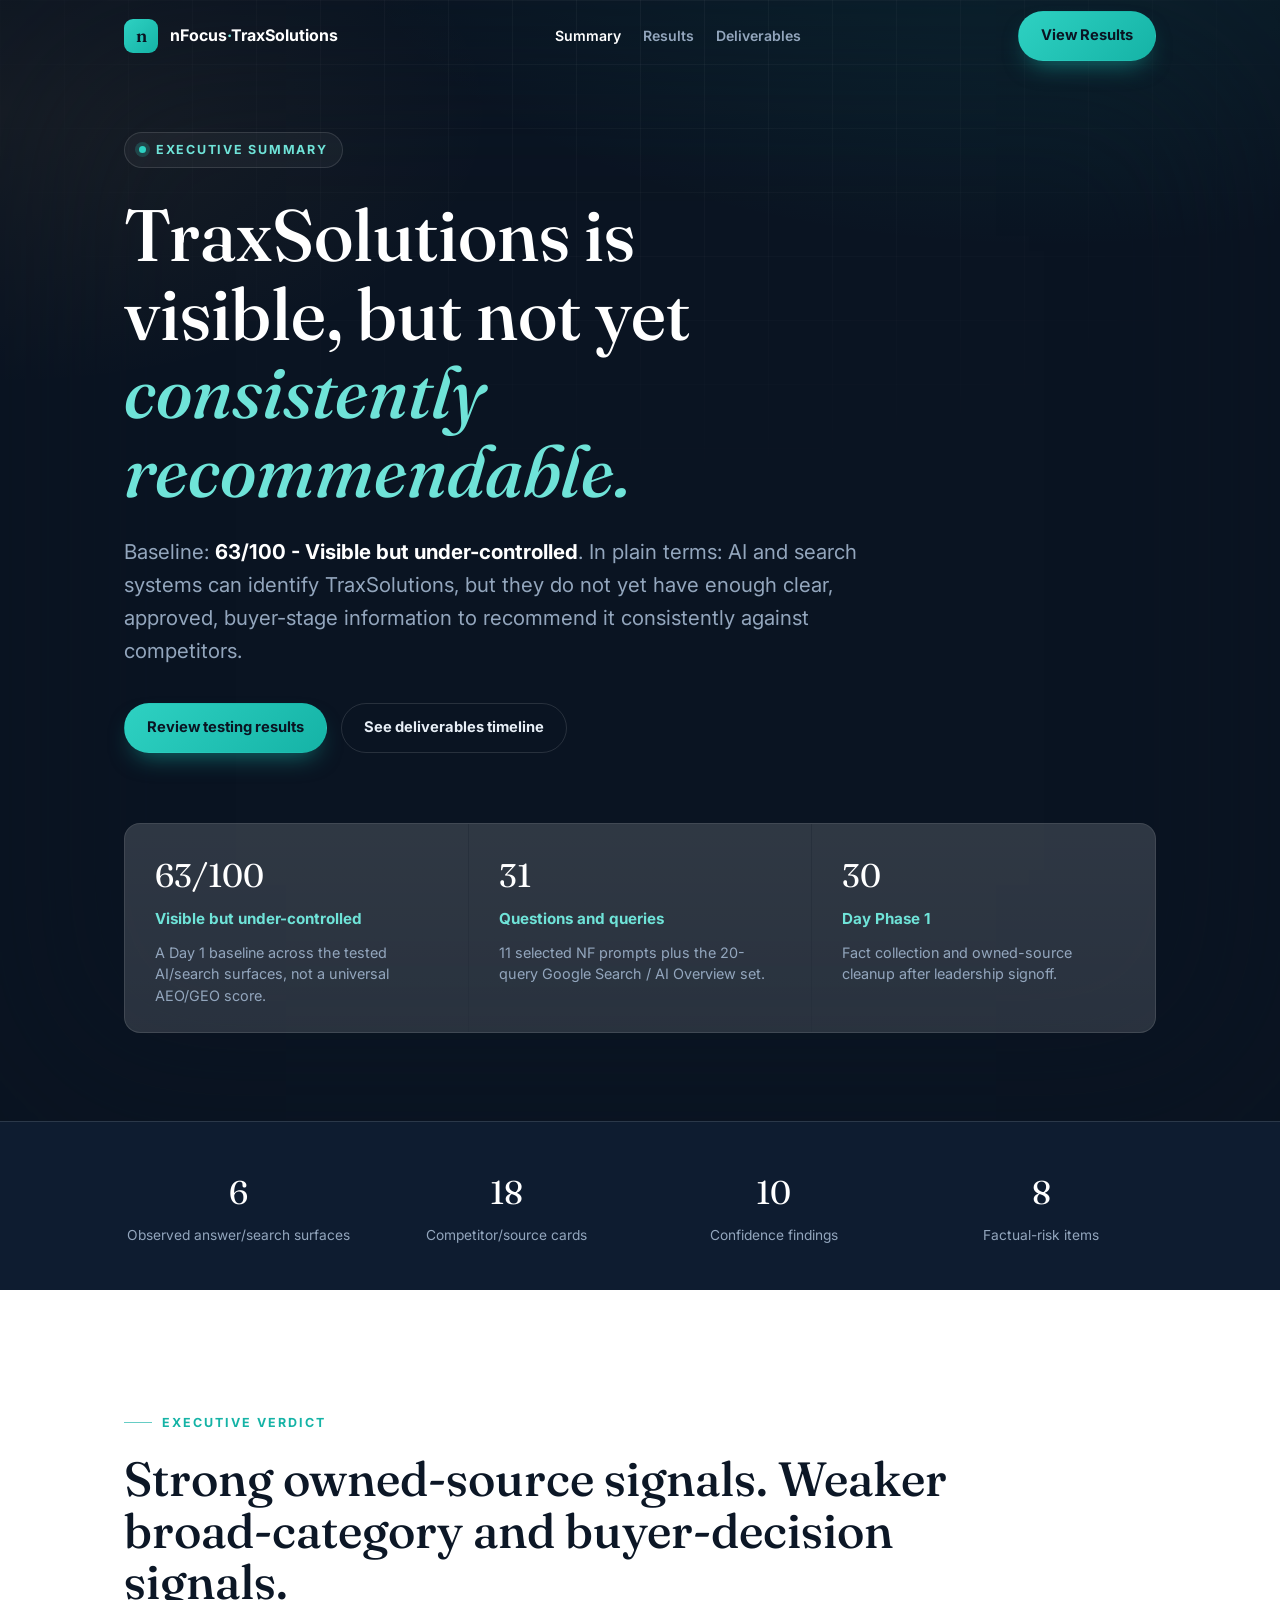
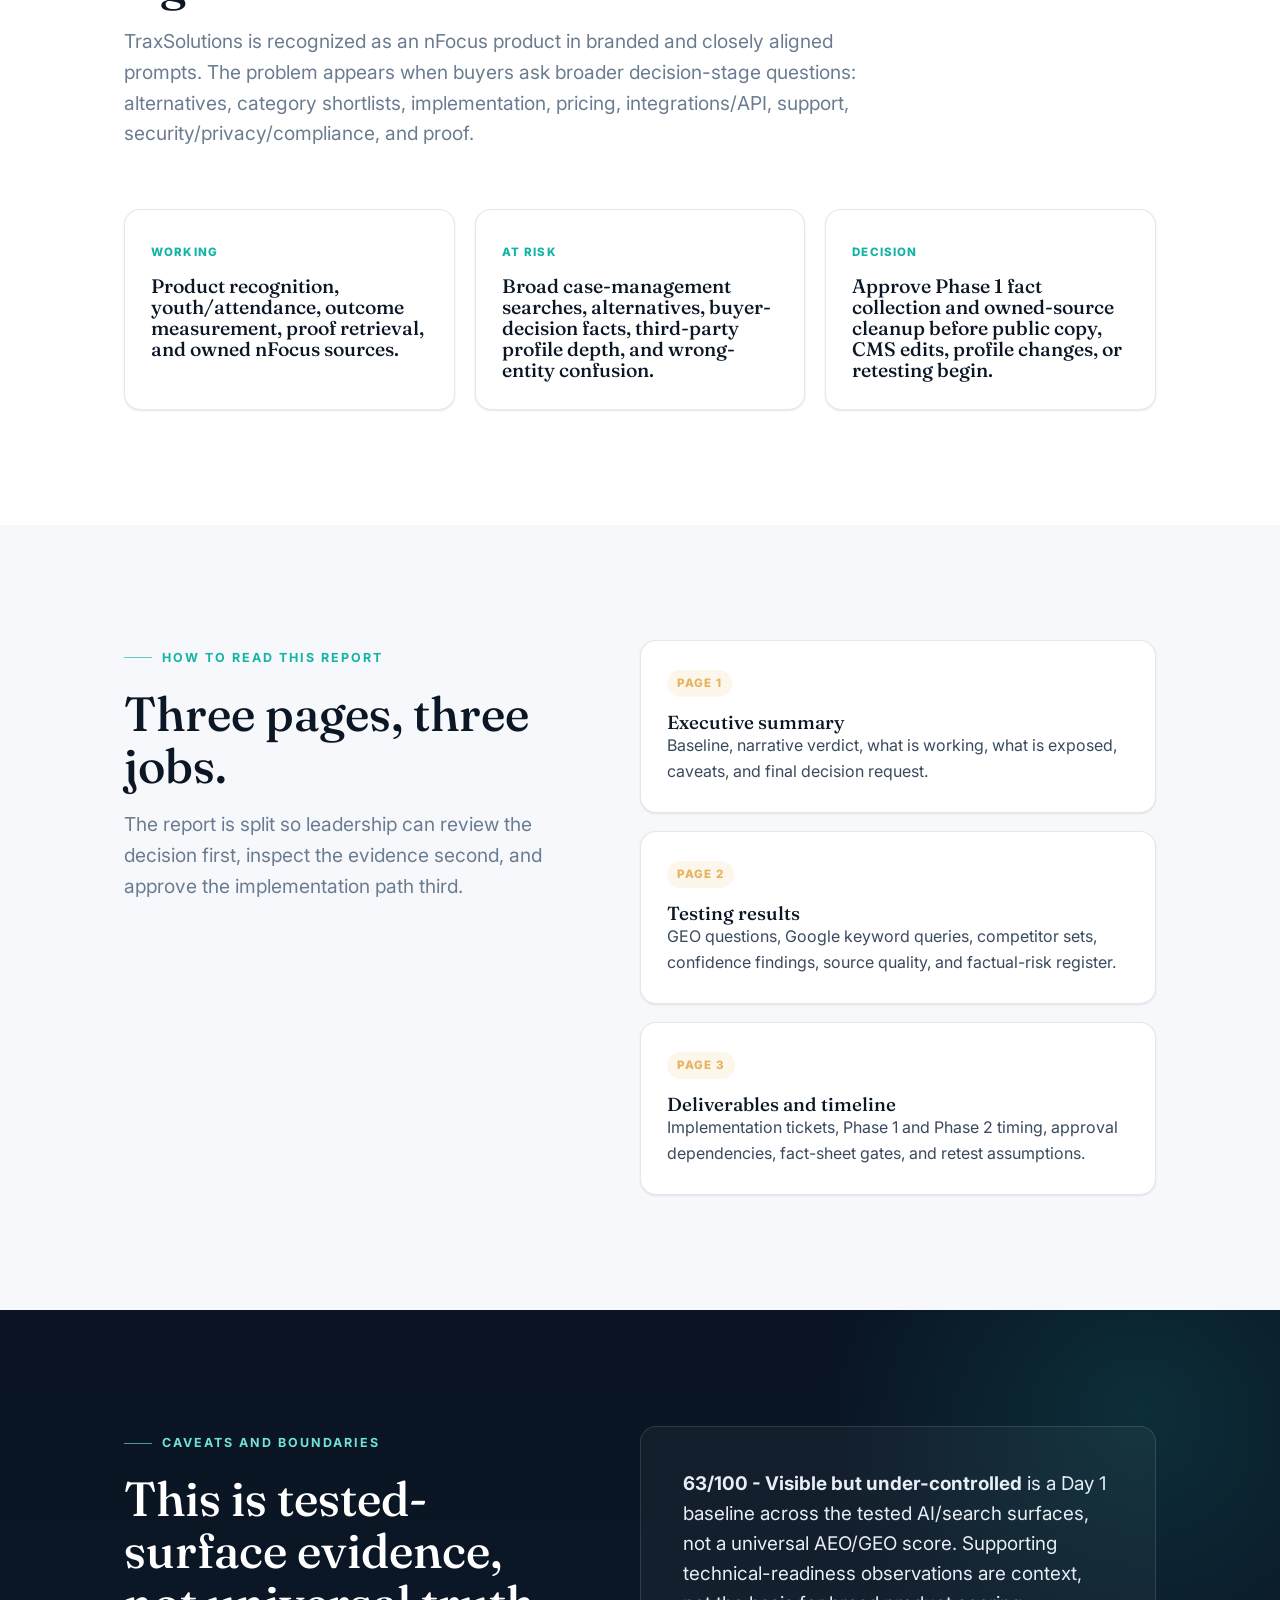
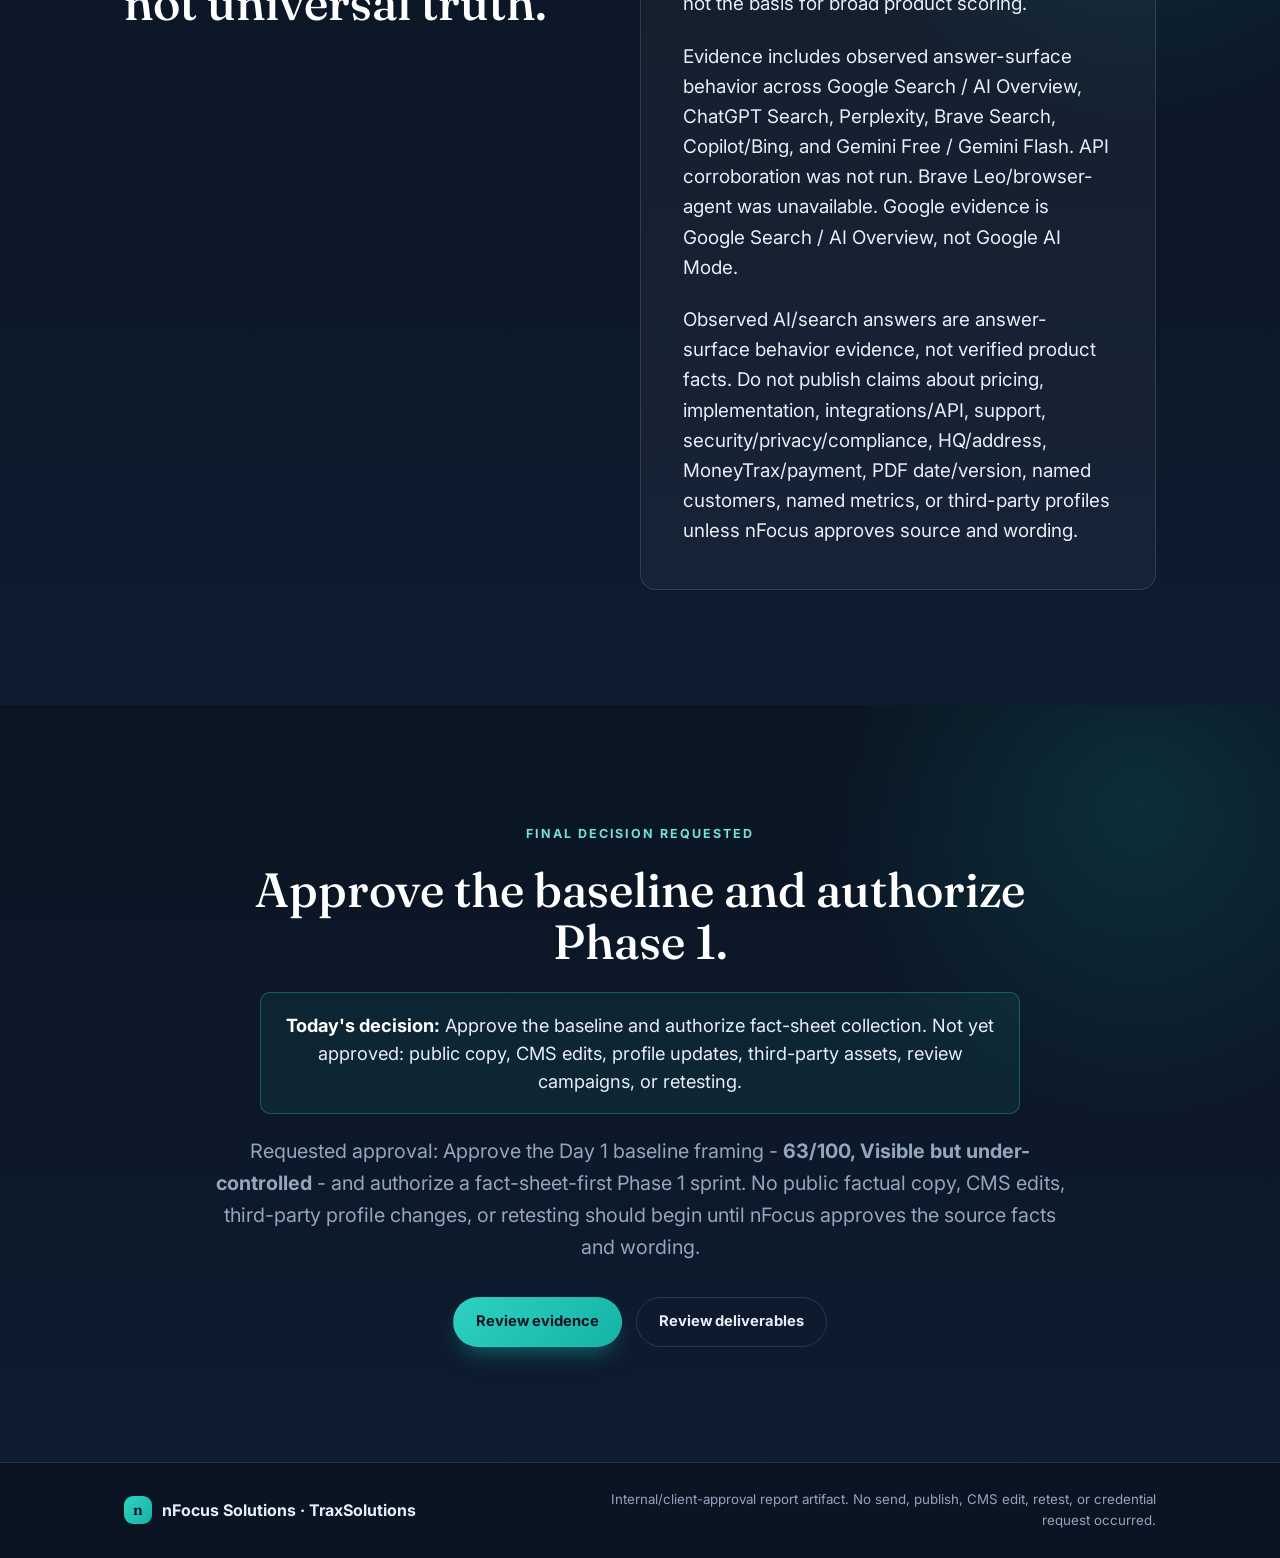
<file: index.html>
<!DOCTYPE html>
<html lang="en">
<head>
  <meta charset="UTF-8" />
  <meta name="viewport" content="width=device-width, initial-scale=1.0" />
  <title>TraxSolutions Day 1 AEO/GEO Executive Summary</title>
  <meta name="description" content="Executive summary for the TraxSolutions Day 1 AEO/GEO report." />
  <link rel="canonical" href="https://nfocus-geo-1.vercel.app/" />
  <meta property="og:type" content="website" />
  <meta property="og:site_name" content="nFocus TraxSolutions AEO/GEO Report" />
  <meta property="og:title" content="TraxSolutions Day 1 AEO/GEO Executive Summary" />
  <meta property="og:description" content="Executive summary for the TraxSolutions Day 1 AEO/GEO report." />
  <meta property="og:url" content="https://nfocus-geo-1.vercel.app/" />
  <meta property="og:image" content="https://nfocus-geo-1.vercel.app/social-geo.png" />
  <meta property="og:image:secure_url" content="https://nfocus-geo-1.vercel.app/social-geo.png" />
  <meta property="og:image:type" content="image/png" />
  <meta property="og:image:width" content="2398" />
  <meta property="og:image:height" content="1113" />
  <meta property="og:image:alt" content="TraxSolutions AEO/GEO report preview showing GEO questions, keywords, competitors, rankings, and risks." />
  <meta name="twitter:card" content="summary_large_image" />
  <meta name="twitter:title" content="TraxSolutions Day 1 AEO/GEO Executive Summary" />
  <meta name="twitter:description" content="Executive summary for the TraxSolutions Day 1 AEO/GEO report." />
  <meta name="twitter:image" content="https://nfocus-geo-1.vercel.app/social-geo.png" />
  <meta name="twitter:image:alt" content="TraxSolutions AEO/GEO report preview showing GEO questions, keywords, competitors, rankings, and risks." />
  <link rel="icon" href="favicon.svg" type="image/svg+xml" />
  <link rel="preconnect" href="https://fonts.googleapis.com" />
  <link rel="preconnect" href="https://fonts.gstatic.com" crossorigin />
  <link href="https://fonts.googleapis.com/css2?family=Fraunces:ital,opsz,wght@0,9..144,400;0,9..144,500;1,9..144,400&family=Inter:wght@400;500;600;700&display=swap" rel="stylesheet" />
  <link rel="stylesheet" href="styles.css" />
</head>
<body>
  <header class="nav" id="nav">
    <div class="container nav__inner">
      <a class="brand" href="index.html" aria-label="TraxSolutions Day 1 report home">
        <span class="brand__mark">n</span>
        <span class="brand__name">nFocus<span>&middot;</span>TraxSolutions</span>
      </a>
      <nav class="nav__links" aria-label="Report navigation">
        <a aria-current="page" href="index.html">Summary</a>
        <a href="results.html">Results</a>
        <a href="deliverables.html">Deliverables</a>
      </nav>
      <a class="btn btn--primary" href="results.html">View Results</a>
    </div>
  </header>

  <main id="top">
    <section class="hero" aria-labelledby="hero-title">
      <div class="hero__media" aria-hidden="true">
        <video class="hero__video" autoplay muted loop playsinline preload="metadata">
          <source src="AEO-Hero.mp4" type="video/mp4" />
        </video>
        <div class="hero__overlay hero__overlay--dark"></div>
        <div class="hero__overlay hero__overlay--teal"></div>
        <div class="hero__overlay hero__overlay--vignette"></div>
        <div class="hero__overlay hero__overlay--grid"></div>
      </div>
      <div class="container hero__content">
        <div class="hero__eyebrow"><span class="hero__dot"></span> Executive summary</div>
        <h1 id="hero-title" class="hero__title">TraxSolutions is visible, but not yet <em>consistently recommendable.</em></h1>
        <p class="hero__statement">Baseline: <strong>63/100 - Visible but under-controlled</strong>. In plain terms: AI and search systems can identify TraxSolutions, but they do not yet have enough clear, approved, buyer-stage information to recommend it consistently against competitors.</p>
        <div class="hero__actions">
          <a class="btn btn--primary" href="results.html">Review testing results</a>
          <a class="btn btn--ghost" href="deliverables.html">See deliverables timeline</a>
        </div>
        <div class="hero__outcomes" aria-label="Report facts">
          <article class="outcome reveal">
            <div class="outcome__stat">63/100</div>
            <div class="outcome__label">Visible but under-controlled</div>
            <p class="outcome__note">A Day 1 baseline across the tested AI/search surfaces, not a universal AEO/GEO score.</p>
          </article>
          <article class="outcome reveal">
            <div class="outcome__stat">31</div>
            <div class="outcome__label">Questions and queries</div>
            <p class="outcome__note">11 selected NF prompts plus the 20-query Google Search / AI Overview set.</p>
          </article>
          <article class="outcome reveal">
            <div class="outcome__stat">30</div>
            <div class="outcome__label">Day Phase 1</div>
            <p class="outcome__note">Fact collection and owned-source cleanup after leadership signoff.</p>
          </article>
        </div>
      </div>
    </section>

    <section class="proof" aria-label="Report baseline metrics">
      <div class="container proof__inner">
        <div class="proof__item reveal"><div class="proof__value">6</div><div class="proof__label">Observed answer/search surfaces</div></div>
        <div class="proof__item reveal"><div class="proof__value">18</div><div class="proof__label">Competitor/source cards</div></div>
        <div class="proof__item reveal"><div class="proof__value">10</div><div class="proof__label">Confidence findings</div></div>
        <div class="proof__item reveal"><div class="proof__value">8</div><div class="proof__label">Factual-risk items</div></div>
      </div>
    </section>

    <section class="section summary" aria-labelledby="verdict-title">
      <div class="container report-lede">
        <div class="section-head">
          <span class="eyebrow">Executive verdict</span>
          <h2 class="section-title" id="verdict-title">Strong owned-source signals. Weaker broad-category and buyer-decision signals.</h2>
          <p class="section-lead">TraxSolutions is recognized as an nFocus product in branded and closely aligned prompts. The problem appears when buyers ask broader decision-stage questions: alternatives, category shortlists, implementation, pricing, integrations/API, support, security/privacy/compliance, and proof.</p>
        </div>
        <div class="verdict-grid">
          <article class="verdict-card reveal"><span>Working</span><h3>Product recognition, youth/attendance, outcome measurement, proof retrieval, and owned nFocus sources.</h3></article>
          <article class="verdict-card reveal"><span>At risk</span><h3>Broad case-management searches, alternatives, buyer-decision facts, third-party profile depth, and wrong-entity confusion.</h3></article>
          <article class="verdict-card reveal"><span>Decision</span><h3>Approve Phase 1 fact collection and owned-source cleanup before public copy, CMS edits, profile changes, or retesting begin.</h3></article>
        </div>
      </div>
    </section>

    <section class="section split" aria-labelledby="read-title">
      <div class="container split__grid">
        <div>
          <span class="eyebrow">How to read this report</span>
          <h2 class="section-title" id="read-title">Three pages, three jobs.</h2>
          <p class="section-lead">The report is split so leadership can review the decision first, inspect the evidence second, and approve the implementation path third.</p>
        </div>
        <div class="card-list">
          <a class="feature reveal" href="index.html">
            <span class="feature__tag">Page 1</span>
            <h3>Executive summary</h3>
            <p>Baseline, narrative verdict, what is working, what is exposed, caveats, and final decision request.</p>
          </a>
          <a class="feature reveal" href="results.html">
            <span class="feature__tag">Page 2</span>
            <h3>Testing results</h3>
            <p>GEO questions, Google keyword queries, competitor sets, confidence findings, source quality, and factual-risk register.</p>
          </a>
          <a class="feature reveal" href="deliverables.html">
            <span class="feature__tag">Page 3</span>
            <h3>Deliverables and timeline</h3>
            <p>Implementation tickets, Phase 1 and Phase 2 timing, approval dependencies, fact-sheet gates, and retest assumptions.</p>
          </a>
        </div>
      </div>
    </section>

    <section class="section guardrails" aria-labelledby="guardrails-title">
      <div class="container guardrails__grid">
        <div>
          <span class="eyebrow">Caveats and boundaries</span>
          <h2 class="section-title" id="guardrails-title">This is tested-surface evidence, not universal truth.</h2>
        </div>
        <div class="guardrail-panel reveal">
          <p><strong>63/100 - Visible but under-controlled</strong> is a Day 1 baseline across the tested AI/search surfaces, not a universal AEO/GEO score. Supporting technical-readiness observations are context, not the basis for broad product scoring.</p>
          <p>Evidence includes observed answer-surface behavior across Google Search / AI Overview, ChatGPT Search, Perplexity, Brave Search, Copilot/Bing, and Gemini Free / Gemini Flash. API corroboration was not run. Brave Leo/browser-agent was unavailable. Google evidence is Google Search / AI Overview, not Google AI Mode.</p>
          <p>Observed AI/search answers are answer-surface behavior evidence, not verified product facts. Do not publish claims about pricing, implementation, integrations/API, support, security/privacy/compliance, HQ/address, MoneyTrax/payment, PDF date/version, named customers, named metrics, or third-party profiles unless nFocus approves source and wording.</p>
        </div>
      </div>
    </section>

    <section class="section decision" aria-labelledby="decision-title">
      <div class="container decision__inner">
        <span class="eyebrow">Final decision requested</span>
        <h2 class="section-title" id="decision-title">Approve the baseline and authorize Phase 1.</h2>
        <div class="decision-note reveal">
          <strong>Today's decision:</strong> Approve the baseline and authorize fact-sheet collection. Not yet approved: public copy, CMS edits, profile updates, third-party assets, review campaigns, or retesting.
        </div>
        <p class="next__lead">Requested approval: Approve the Day 1 baseline framing - <strong>63/100, Visible but under-controlled</strong> - and authorize a fact-sheet-first Phase 1 sprint. No public factual copy, CMS edits, third-party profile changes, or retesting should begin until nFocus approves the source facts and wording.</p>
        <div class="decision__actions">
          <a class="btn btn--primary" href="results.html">Review evidence</a>
          <a class="btn btn--ghost" href="deliverables.html">Review deliverables</a>
        </div>
      </div>
    </section>
  </main>

  <footer class="footer">
    <div class="container footer__inner">
      <div class="footer__brand"><span class="brand__mark">n</span> nFocus Solutions &middot; TraxSolutions</div>
      <small>Internal/client-approval report artifact. No send, publish, CMS edit, retest, or credential request occurred.</small>
    </div>
  </footer>

  <script src="data.js"></script>
  <script src="app.js"></script>
</body>
</html>
</file>
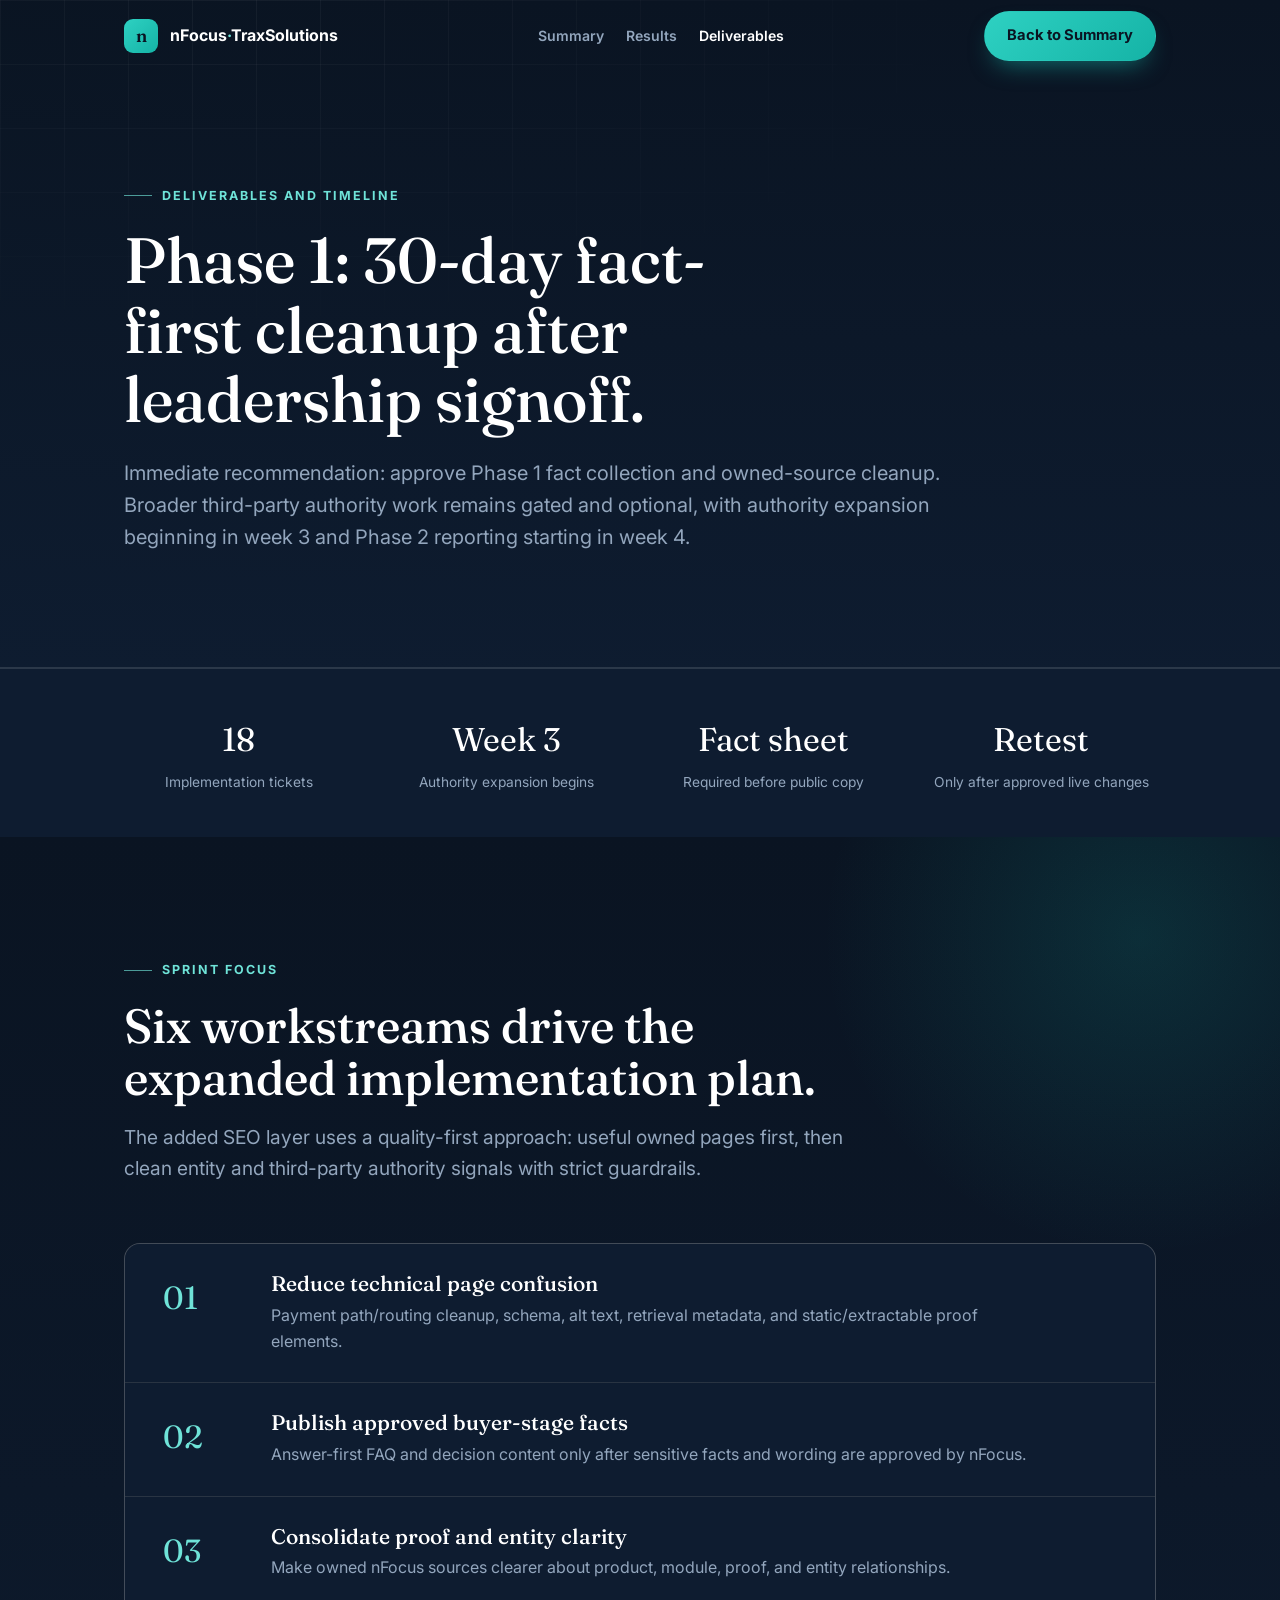
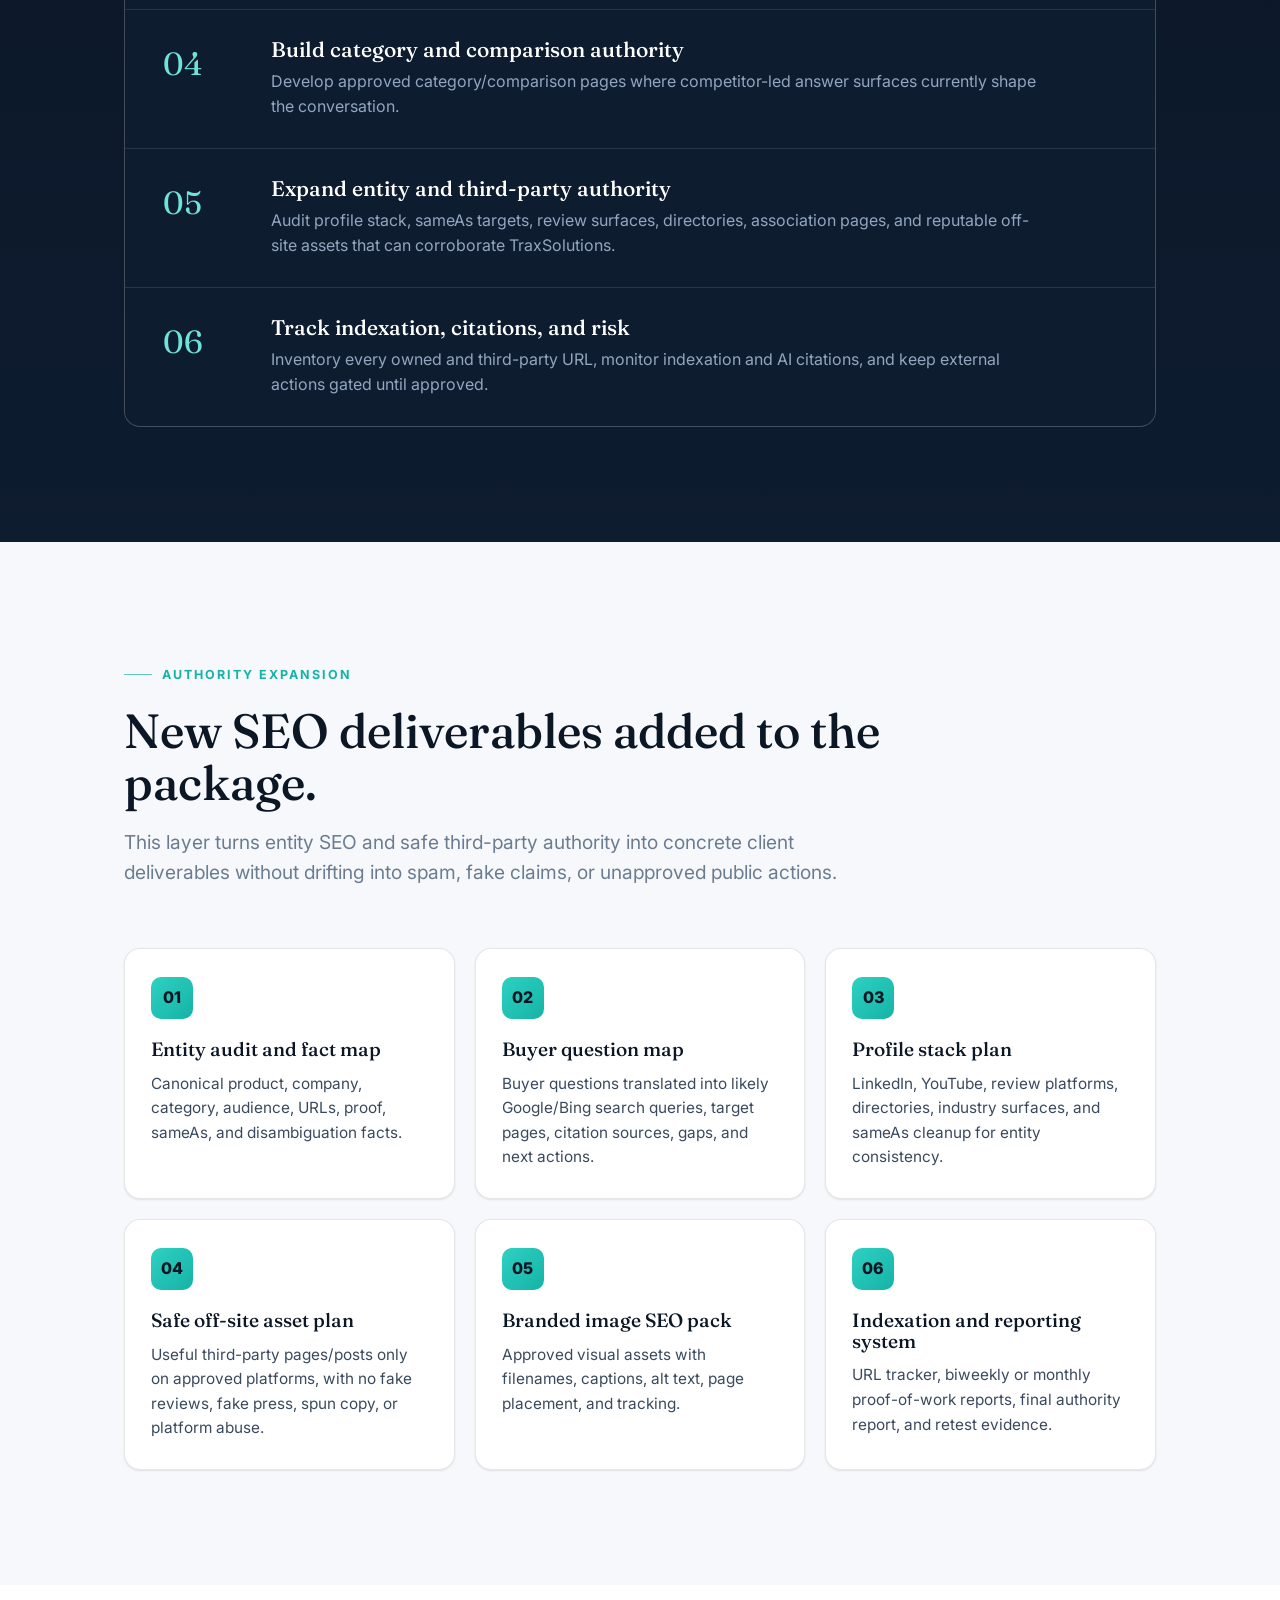
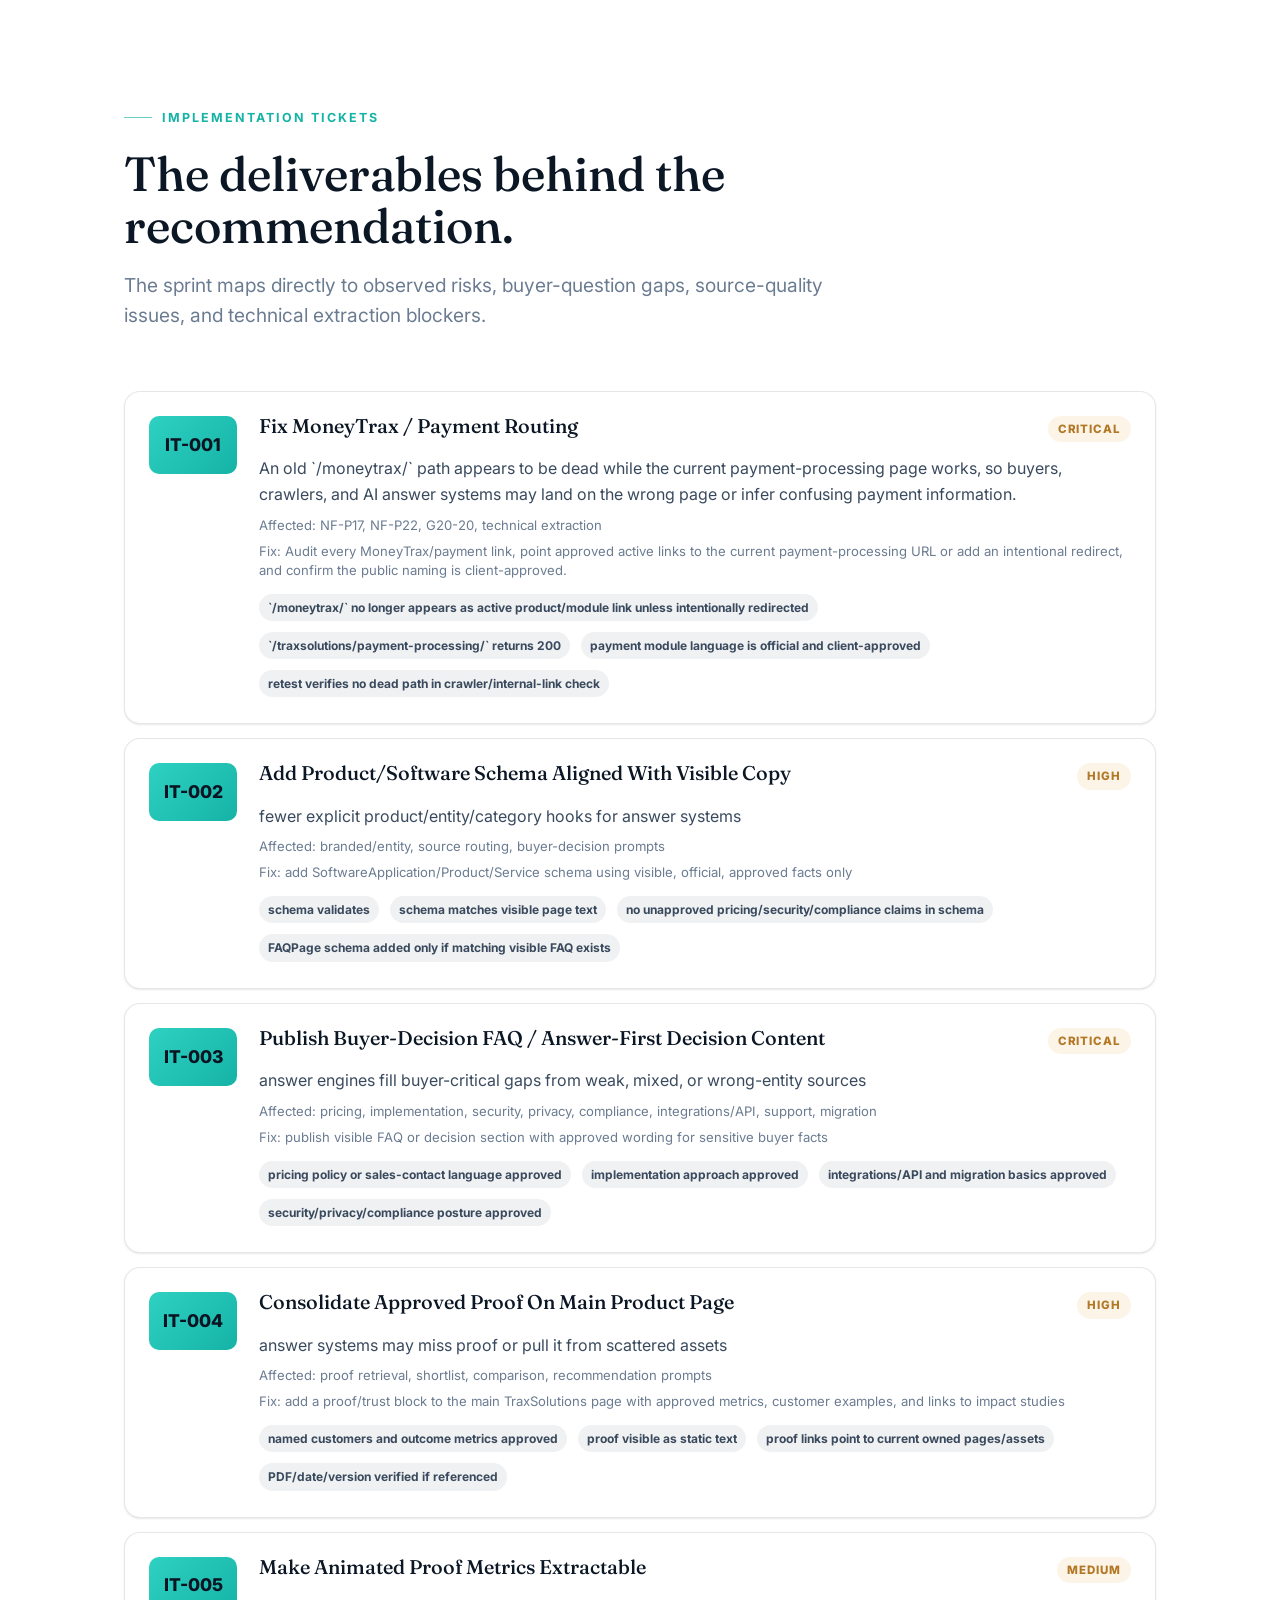
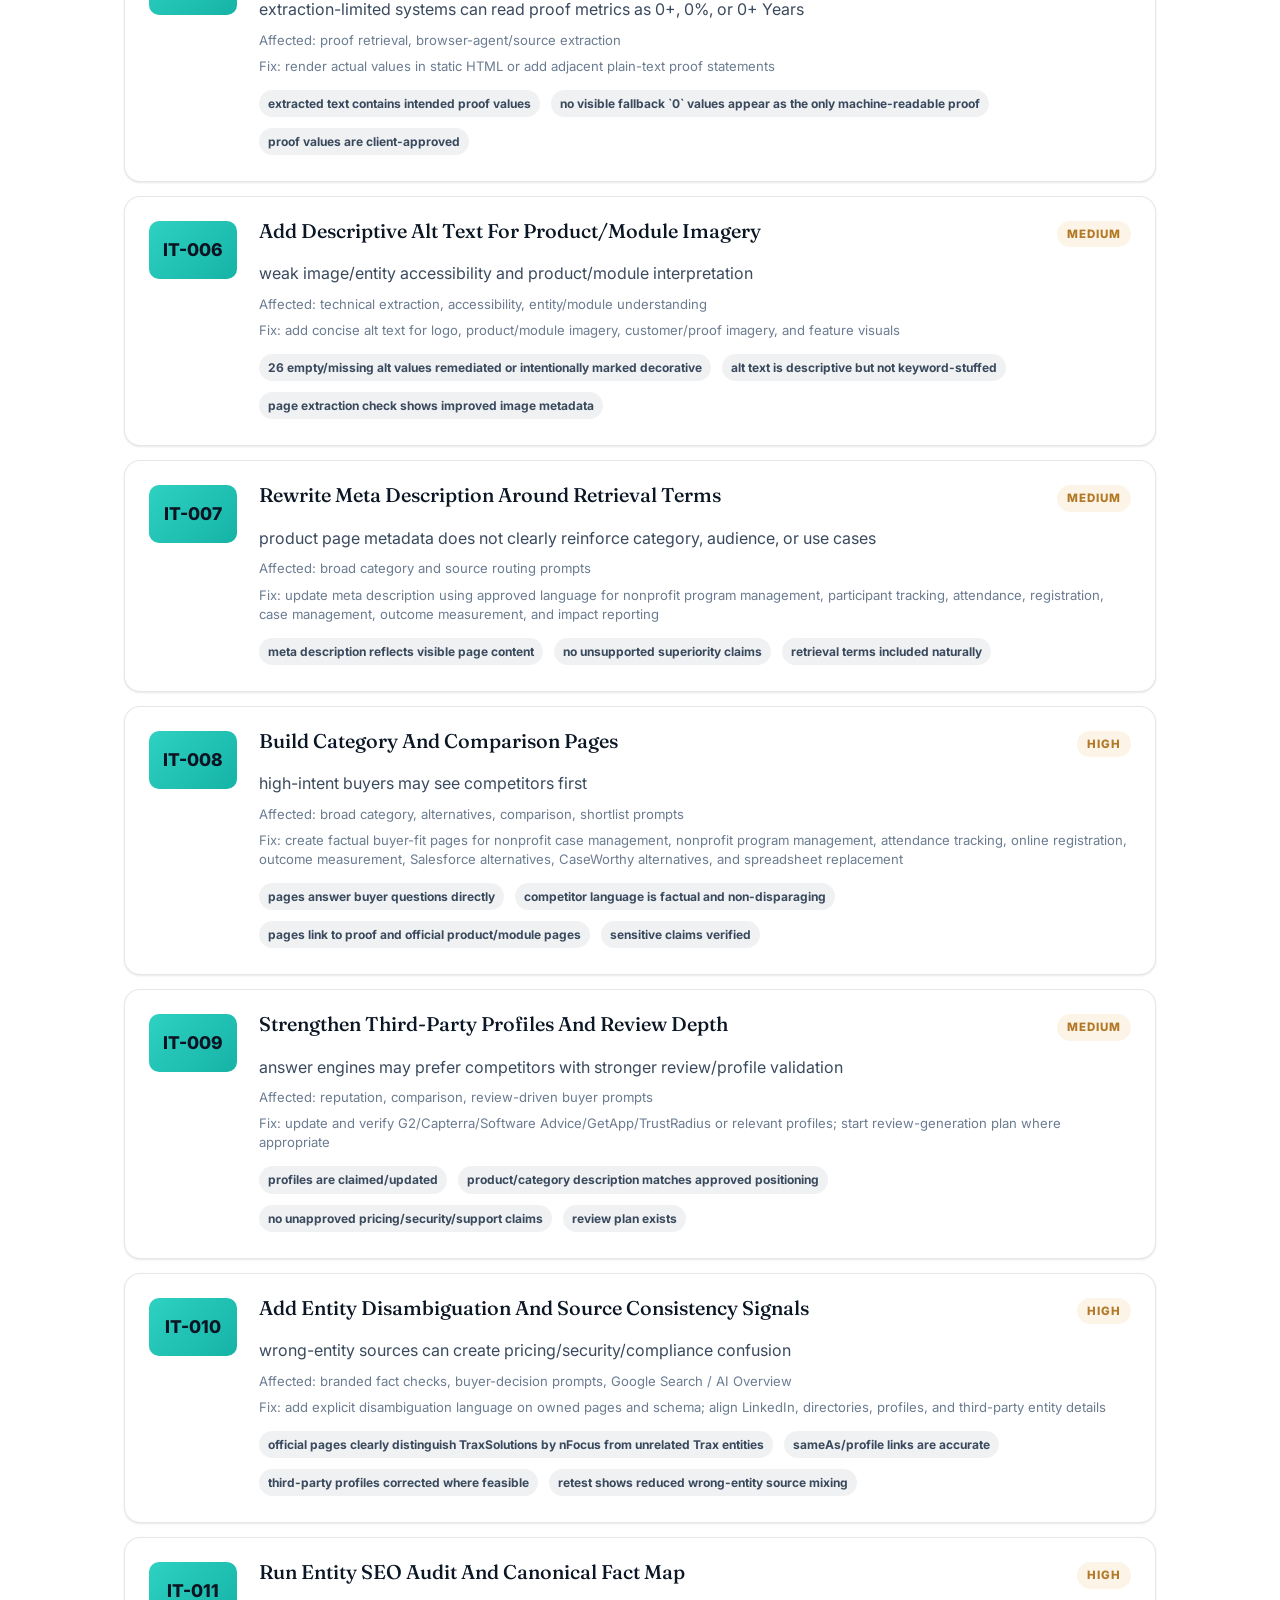
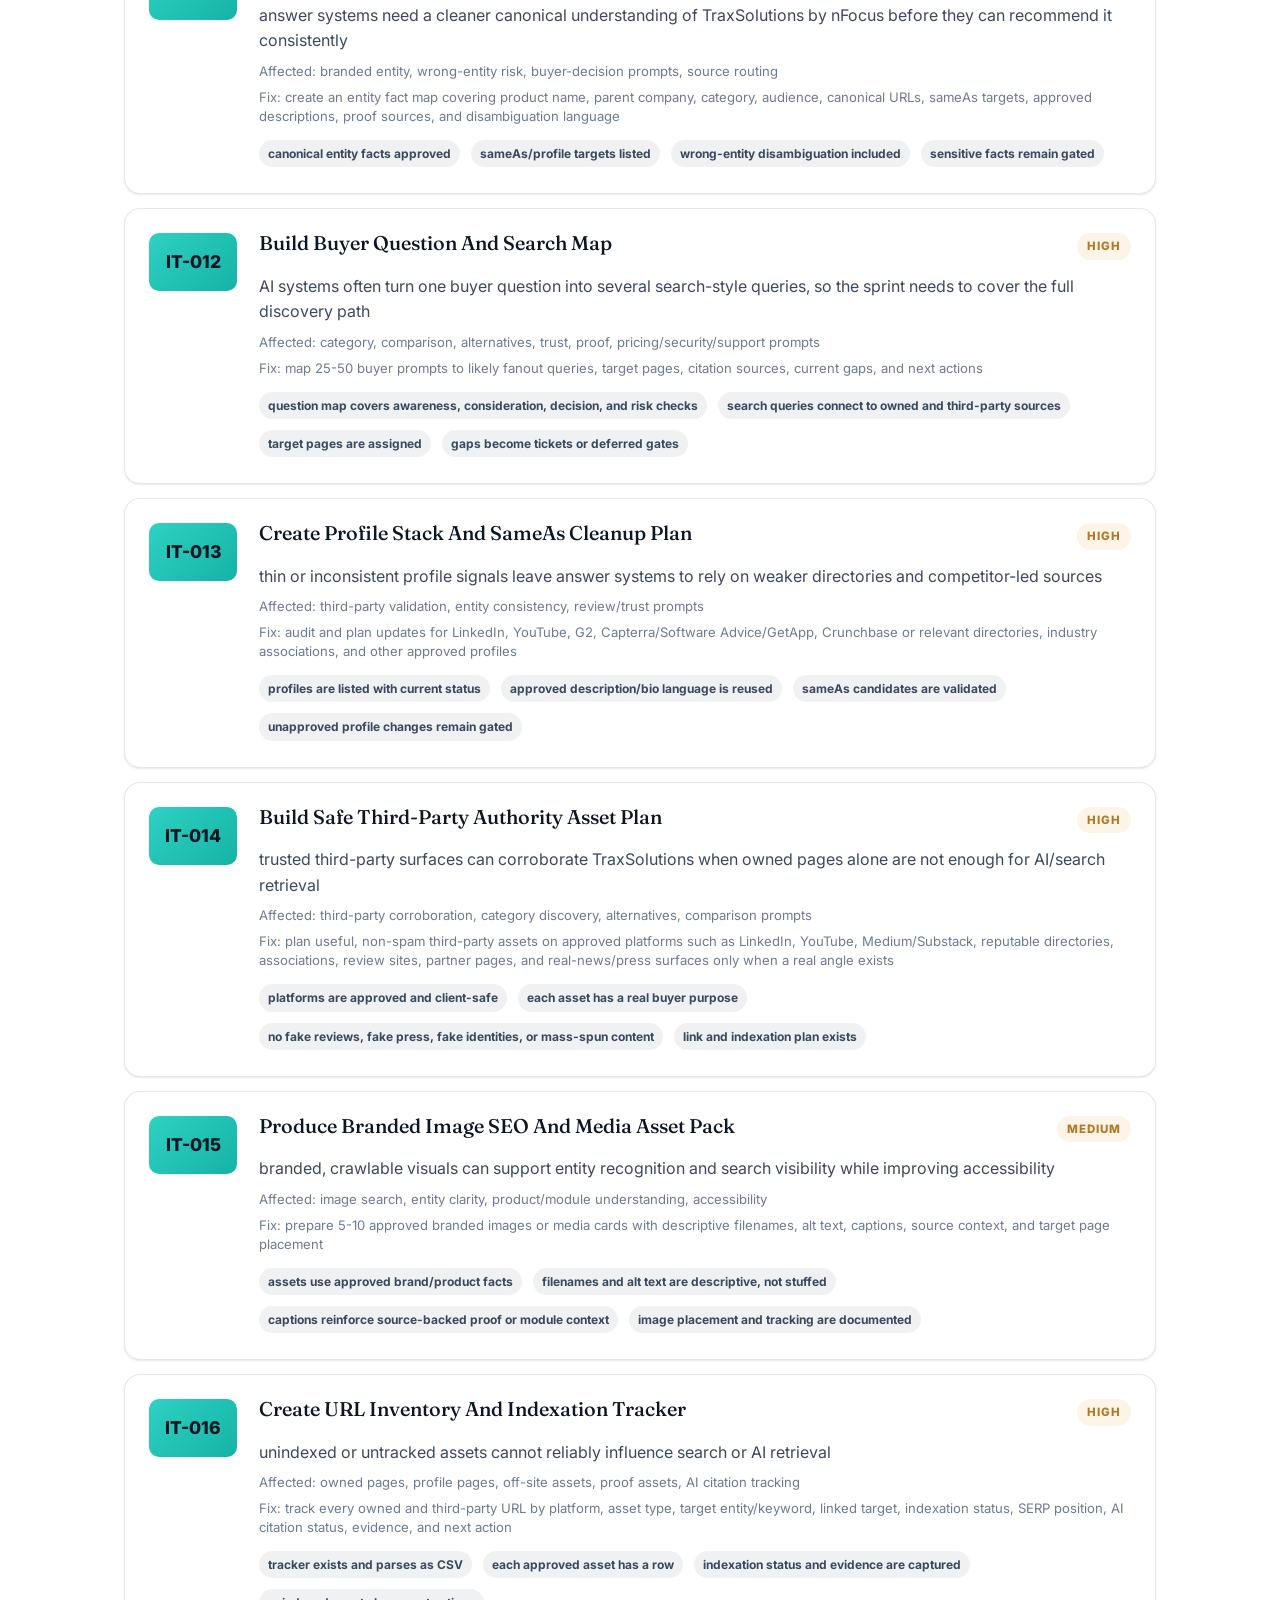
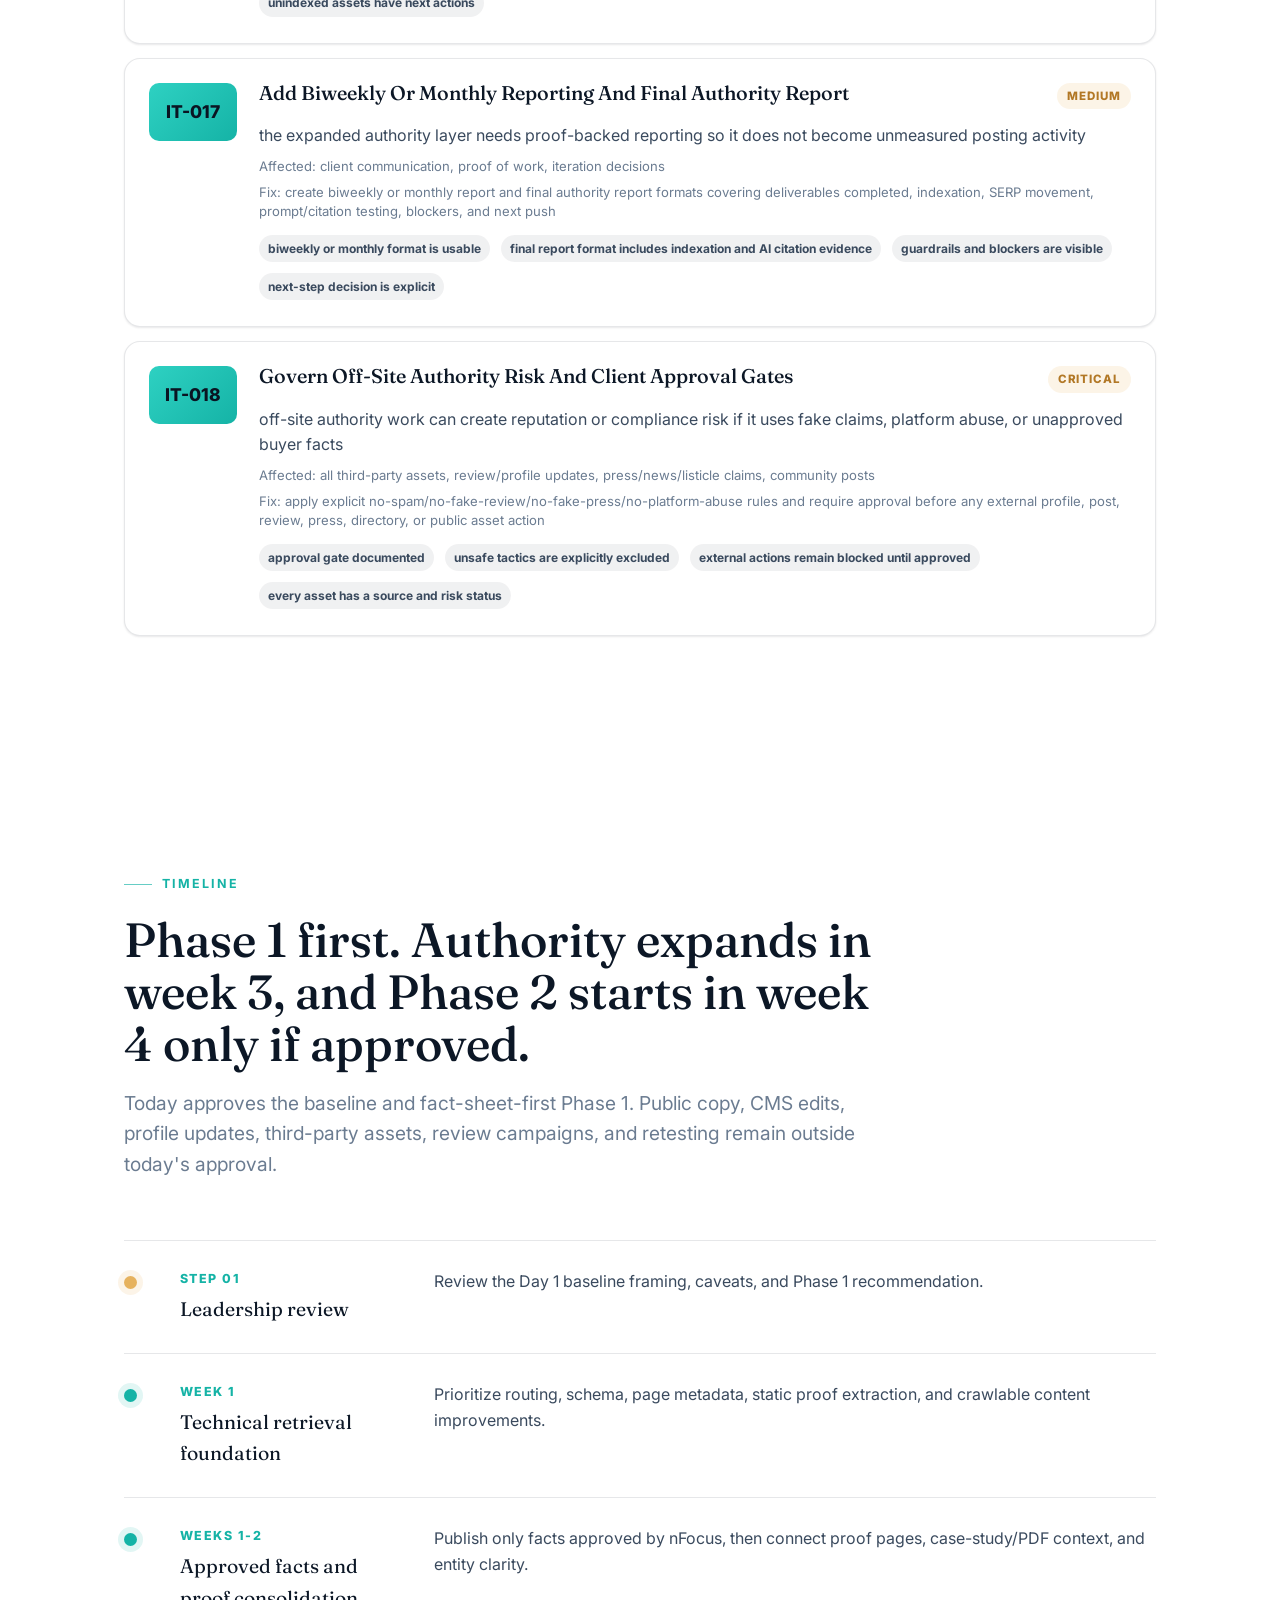
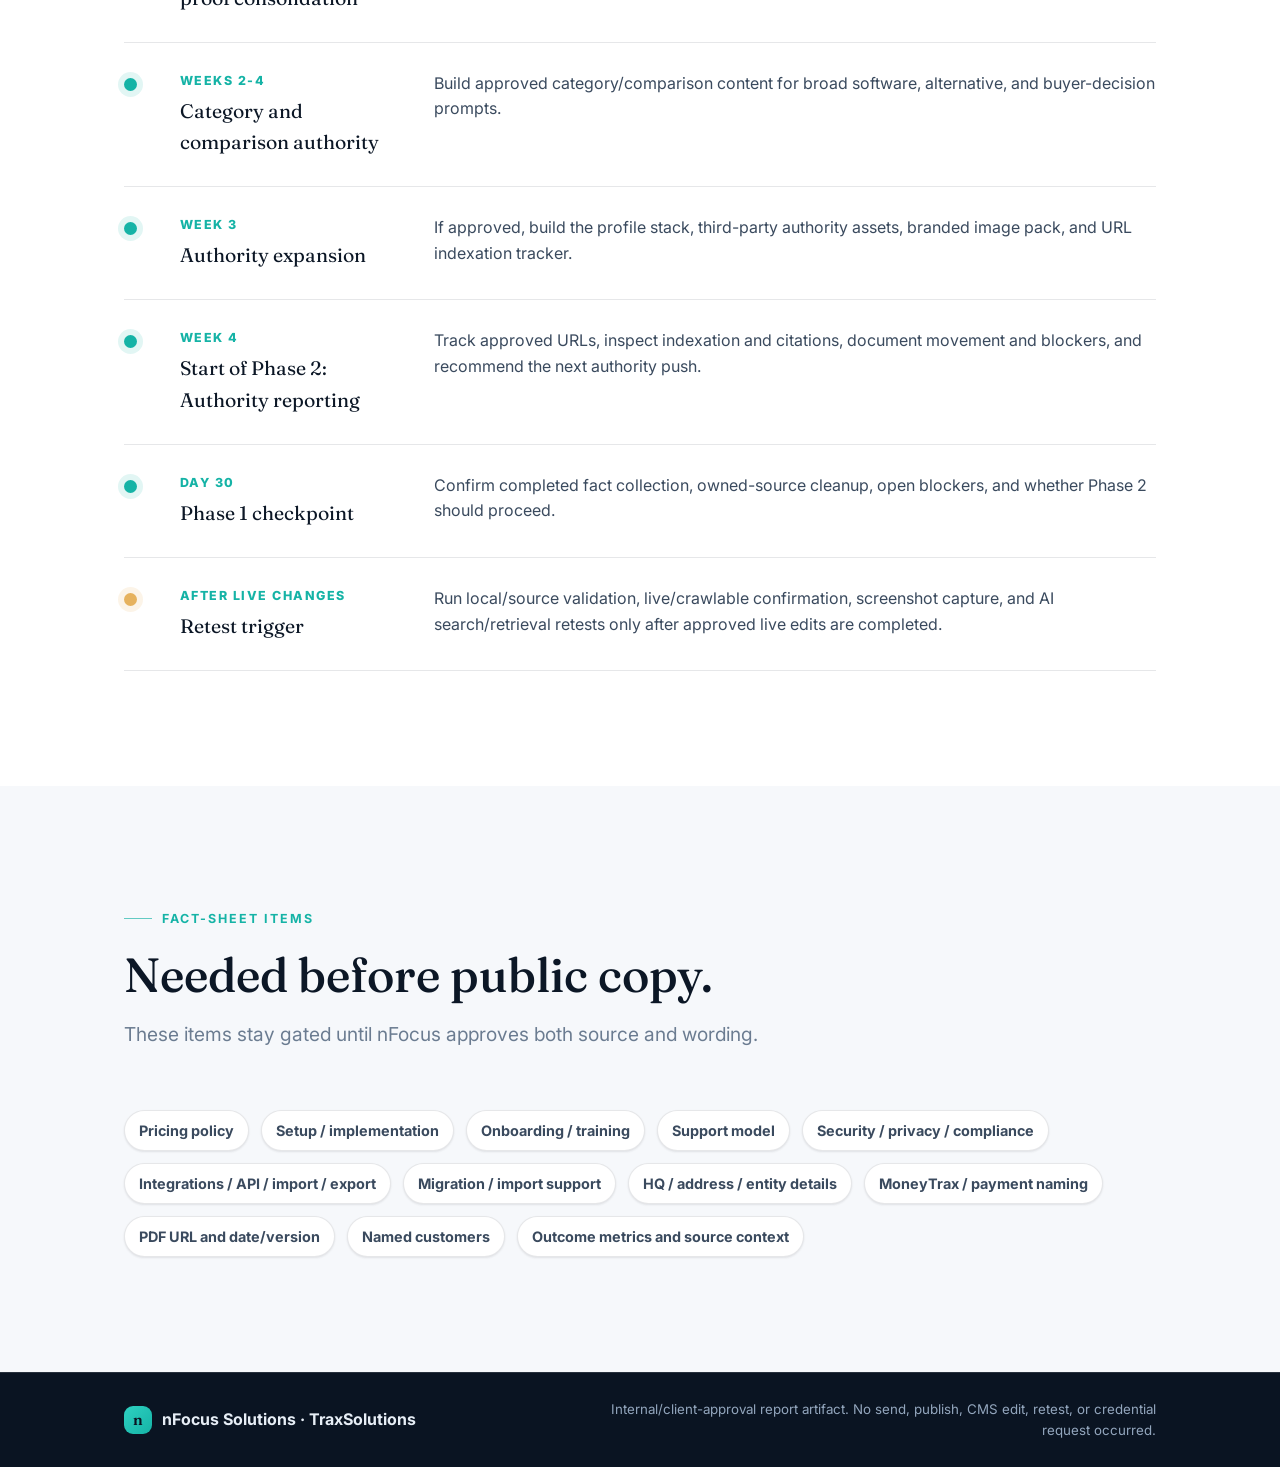
<file: deliverables.html>
<!DOCTYPE html>
<html lang="en">
<head>
  <meta charset="UTF-8" />
  <meta name="viewport" content="width=device-width, initial-scale=1.0" />
  <title>TraxSolutions Day 1 AEO/GEO Deliverables and Timeline</title>
  <meta name="description" content="Deliverables, implementation tickets, Phase 1 and Phase 2 timing, approval dependencies, and retest plan for the TraxSolutions AEO/GEO sprint." />
  <link rel="canonical" href="https://nfocus-geo-1.vercel.app/deliverables.html" />
  <meta property="og:type" content="website" />
  <meta property="og:site_name" content="nFocus TraxSolutions AEO/GEO Report" />
  <meta property="og:title" content="TraxSolutions Day 1 AEO/GEO Deliverables and Timeline" />
  <meta property="og:description" content="Deliverables, implementation tickets, Phase 1 and Phase 2 timing, approval dependencies, and retest plan for the TraxSolutions AEO/GEO sprint." />
  <meta property="og:url" content="https://nfocus-geo-1.vercel.app/deliverables.html" />
  <meta property="og:image" content="https://nfocus-geo-1.vercel.app/social-geo.png" />
  <meta property="og:image:secure_url" content="https://nfocus-geo-1.vercel.app/social-geo.png" />
  <meta property="og:image:type" content="image/png" />
  <meta property="og:image:width" content="2398" />
  <meta property="og:image:height" content="1113" />
  <meta property="og:image:alt" content="TraxSolutions AEO/GEO report preview showing GEO questions, keywords, competitors, rankings, and risks." />
  <meta name="twitter:card" content="summary_large_image" />
  <meta name="twitter:title" content="TraxSolutions Day 1 AEO/GEO Deliverables and Timeline" />
  <meta name="twitter:description" content="Deliverables, implementation tickets, Phase 1 and Phase 2 timing, approval dependencies, and retest plan for the TraxSolutions AEO/GEO sprint." />
  <meta name="twitter:image" content="https://nfocus-geo-1.vercel.app/social-geo.png" />
  <meta name="twitter:image:alt" content="TraxSolutions AEO/GEO report preview showing GEO questions, keywords, competitors, rankings, and risks." />
  <link rel="icon" href="favicon.svg" type="image/svg+xml" />
  <link rel="preconnect" href="https://fonts.googleapis.com" />
  <link rel="preconnect" href="https://fonts.gstatic.com" crossorigin />
  <link href="https://fonts.googleapis.com/css2?family=Fraunces:ital,opsz,wght@0,9..144,400;0,9..144,500;1,9..144,400&family=Inter:wght@400;500;600;700&display=swap" rel="stylesheet" />
  <link rel="stylesheet" href="styles.css" />
</head>
<body>
  <header class="nav" id="nav">
    <div class="container nav__inner">
      <a class="brand" href="index.html" aria-label="TraxSolutions Day 1 report home">
        <span class="brand__mark">n</span>
        <span class="brand__name">nFocus<span>&middot;</span>TraxSolutions</span>
      </a>
      <nav class="nav__links" aria-label="Report navigation">
        <a href="index.html">Summary</a>
        <a href="results.html">Results</a>
        <a aria-current="page" href="deliverables.html">Deliverables</a>
      </nav>
      <a class="btn btn--primary" href="index.html">Back to Summary</a>
    </div>
  </header>

  <main id="top">
    <section class="page-hero" aria-labelledby="deliverables-title">
      <div class="container page-hero__inner">
        <span class="eyebrow">Deliverables and timeline</span>
        <h1 class="page-title" id="deliverables-title">Phase 1: 30-day fact-first cleanup after leadership signoff.</h1>
        <p class="page-lead">Immediate recommendation: approve Phase 1 fact collection and owned-source cleanup. Broader third-party authority work remains gated and optional, with authority expansion beginning in week 3 and Phase 2 reporting starting in week 4.</p>
      </div>
    </section>

    <section class="proof" aria-label="Sprint payload counts">
      <div class="container proof__inner">
        <div class="proof__item reveal"><div class="proof__value">18</div><div class="proof__label">Implementation tickets</div></div>
        <div class="proof__item reveal"><div class="proof__value">Week 3</div><div class="proof__label">Authority expansion begins</div></div>
        <div class="proof__item reveal"><div class="proof__value">Fact sheet</div><div class="proof__label">Required before public copy</div></div>
        <div class="proof__item reveal"><div class="proof__value">Retest</div><div class="proof__label">Only after approved live changes</div></div>
      </div>
    </section>

    <section class="section sprint" aria-labelledby="streams-title">
      <div class="container">
        <div class="section-head">
          <span class="eyebrow">Sprint focus</span>
          <h2 class="section-title" id="streams-title">Six workstreams drive the expanded implementation plan.</h2>
          <p class="section-lead">The added SEO layer uses a quality-first approach: useful owned pages first, then clean entity and third-party authority signals with strict guardrails.</p>
        </div>
        <div class="streams">
          <article class="stream reveal"><div class="stream__num">01</div><div><h3>Reduce technical page confusion</h3><p>Payment path/routing cleanup, schema, alt text, retrieval metadata, and static/extractable proof elements.</p></div></article>
          <article class="stream reveal"><div class="stream__num">02</div><div><h3>Publish approved buyer-stage facts</h3><p>Answer-first FAQ and decision content only after sensitive facts and wording are approved by nFocus.</p></div></article>
          <article class="stream reveal"><div class="stream__num">03</div><div><h3>Consolidate proof and entity clarity</h3><p>Make owned nFocus sources clearer about product, module, proof, and entity relationships.</p></div></article>
          <article class="stream reveal"><div class="stream__num">04</div><div><h3>Build category and comparison authority</h3><p>Develop approved category/comparison pages where competitor-led answer surfaces currently shape the conversation.</p></div></article>
          <article class="stream reveal"><div class="stream__num">05</div><div><h3>Expand entity and third-party authority</h3><p>Audit profile stack, sameAs targets, review surfaces, directories, association pages, and reputable off-site assets that can corroborate TraxSolutions.</p></div></article>
          <article class="stream reveal"><div class="stream__num">06</div><div><h3>Track indexation, citations, and risk</h3><p>Inventory every owned and third-party URL, monitor indexation and AI citations, and keep external actions gated until approved.</p></div></article>
        </div>
      </div>
    </section>

    <section class="section authority" aria-labelledby="authority-title">
      <div class="container">
        <div class="section-head">
          <span class="eyebrow">Authority expansion</span>
          <h2 class="section-title" id="authority-title">New SEO deliverables added to the package.</h2>
          <p class="section-lead">This layer turns entity SEO and safe third-party authority into concrete client deliverables without drifting into spam, fake claims, or unapproved public actions.</p>
        </div>
        <div class="authority-grid">
          <article class="authority-card reveal"><span>01</span><h3>Entity audit and fact map</h3><p>Canonical product, company, category, audience, URLs, proof, sameAs, and disambiguation facts.</p></article>
          <article class="authority-card reveal"><span>02</span><h3>Buyer question map</h3><p>Buyer questions translated into likely Google/Bing search queries, target pages, citation sources, gaps, and next actions.</p></article>
          <article class="authority-card reveal"><span>03</span><h3>Profile stack plan</h3><p>LinkedIn, YouTube, review platforms, directories, industry surfaces, and sameAs cleanup for entity consistency.</p></article>
          <article class="authority-card reveal"><span>04</span><h3>Safe off-site asset plan</h3><p>Useful third-party pages/posts only on approved platforms, with no fake reviews, fake press, spun copy, or platform abuse.</p></article>
          <article class="authority-card reveal"><span>05</span><h3>Branded image SEO pack</h3><p>Approved visual assets with filenames, captions, alt text, page placement, and tracking.</p></article>
          <article class="authority-card reveal"><span>06</span><h3>Indexation and reporting system</h3><p>URL tracker, biweekly or monthly proof-of-work reports, final authority report, and retest evidence.</p></article>
        </div>
      </div>
    </section>

    <section class="section plan" id="tickets" aria-labelledby="tickets-title">
      <div class="container">
        <div class="section-head">
          <span class="eyebrow">Implementation tickets</span>
          <h2 class="section-title" id="tickets-title">The deliverables behind the recommendation.</h2>
          <p class="section-lead">The sprint maps directly to observed risks, buyer-question gaps, source-quality issues, and technical extraction blockers.</p>
        </div>
        <div class="ticket-list" id="ticketRows"></div>
      </div>
    </section>

    <section class="section timeline" id="timeline" aria-labelledby="timeline-title">
      <div class="container">
        <div class="section-head">
          <span class="eyebrow">Timeline</span>
          <h2 class="section-title" id="timeline-title">Phase 1 first. Authority expands in week 3, and Phase 2 starts in week 4 only if approved.</h2>
          <p class="section-lead">Today approves the baseline and fact-sheet-first Phase 1. Public copy, CMS edits, profile updates, third-party assets, review campaigns, and retesting remain outside today's approval.</p>
        </div>
        <div class="roadmap">
          <article class="milestone milestone--review reveal"><div class="milestone__node"></div><div><div class="milestone__week">Step 01</div><div class="milestone__phase">Leadership review</div></div><p class="milestone__summary">Review the Day 1 baseline framing, caveats, and Phase 1 recommendation.</p></article>
          <article class="milestone reveal"><div class="milestone__node"></div><div><div class="milestone__week">Week 1</div><div class="milestone__phase">Technical retrieval foundation</div></div><p class="milestone__summary">Prioritize routing, schema, page metadata, static proof extraction, and crawlable content improvements.</p></article>
          <article class="milestone reveal"><div class="milestone__node"></div><div><div class="milestone__week">Weeks 1-2</div><div class="milestone__phase">Approved facts and proof consolidation</div></div><p class="milestone__summary">Publish only facts approved by nFocus, then connect proof pages, case-study/PDF context, and entity clarity.</p></article>
          <article class="milestone reveal"><div class="milestone__node"></div><div><div class="milestone__week">Weeks 2-4</div><div class="milestone__phase">Category and comparison authority</div></div><p class="milestone__summary">Build approved category/comparison content for broad software, alternative, and buyer-decision prompts.</p></article>
          <article class="milestone reveal"><div class="milestone__node"></div><div><div class="milestone__week">Week 3</div><div class="milestone__phase">Authority expansion</div></div><p class="milestone__summary">If approved, build the profile stack, third-party authority assets, branded image pack, and URL indexation tracker.</p></article>
          <article class="milestone reveal"><div class="milestone__node"></div><div><div class="milestone__week">Week 4</div><div class="milestone__phase">Start of Phase 2: Authority reporting</div></div><p class="milestone__summary">Track approved URLs, inspect indexation and citations, document movement and blockers, and recommend the next authority push.</p></article>
          <article class="milestone reveal"><div class="milestone__node"></div><div><div class="milestone__week">Day 30</div><div class="milestone__phase">Phase 1 checkpoint</div></div><p class="milestone__summary">Confirm completed fact collection, owned-source cleanup, open blockers, and whether Phase 2 should proceed.</p></article>
          <article class="milestone milestone--review reveal"><div class="milestone__node"></div><div><div class="milestone__week">After live changes</div><div class="milestone__phase">Retest trigger</div></div><p class="milestone__summary">Run local/source validation, live/crawlable confirmation, screenshot capture, and AI search/retrieval retests only after approved live edits are completed.</p></article>
        </div>
      </div>
    </section>

    <section class="section facts" aria-labelledby="facts-title">
      <div class="container">
        <div class="section-head">
          <span class="eyebrow">Fact-sheet items</span>
          <h2 class="section-title" id="facts-title">Needed before public copy.</h2>
          <p class="section-lead">These items stay gated until nFocus approves both source and wording.</p>
        </div>
        <div class="chips">
          <span>Pricing policy</span><span>Setup / implementation</span><span>Onboarding / training</span><span>Support model</span><span>Security / privacy / compliance</span><span>Integrations / API / import / export</span><span>Migration / import support</span><span>HQ / address / entity details</span><span>MoneyTrax / payment naming</span><span>PDF URL and date/version</span><span>Named customers</span><span>Outcome metrics and source context</span>
        </div>
      </div>
    </section>

  </main>

  <footer class="footer">
    <div class="container footer__inner">
      <div class="footer__brand"><span class="brand__mark">n</span> nFocus Solutions &middot; TraxSolutions</div>
      <small>Internal/client-approval report artifact. No send, publish, CMS edit, retest, or credential request occurred.</small>
    </div>
  </footer>

  <script src="data.js"></script>
  <script src="app.js"></script>
</body>
</html>
</file>
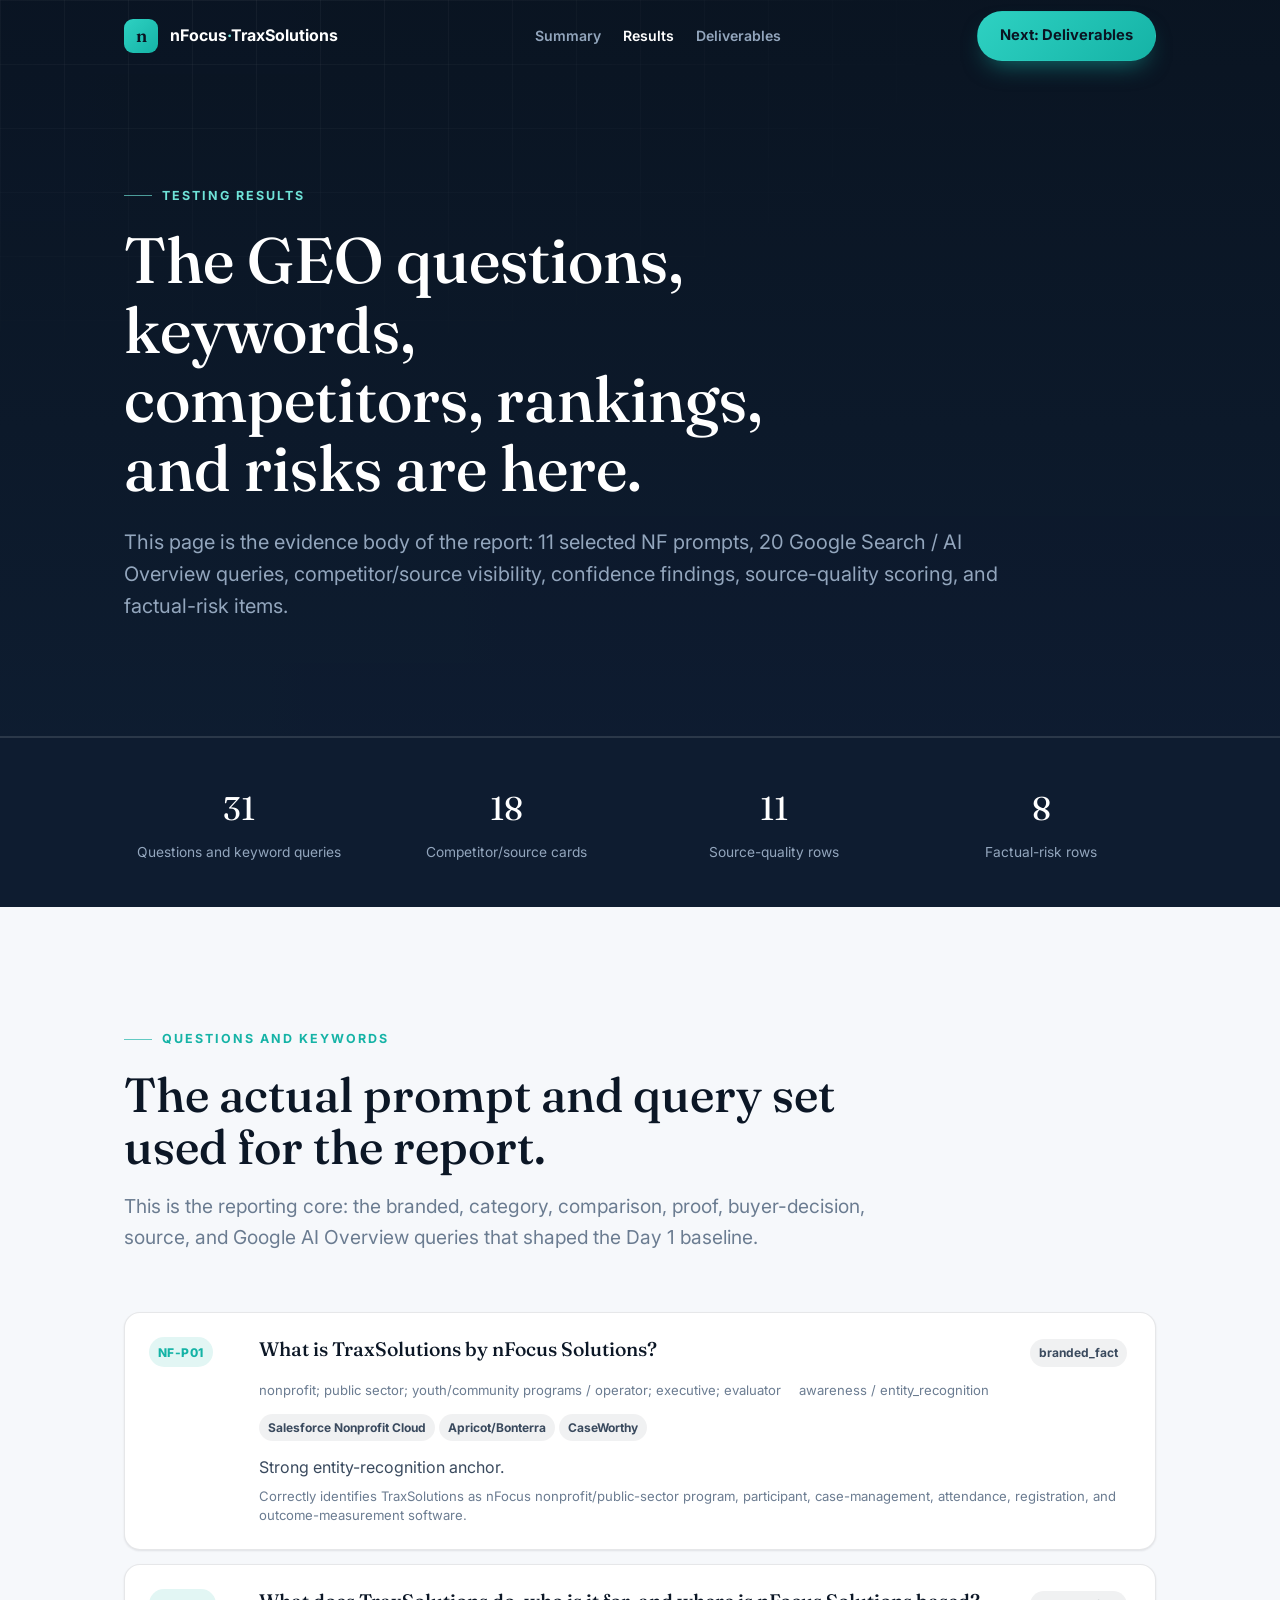
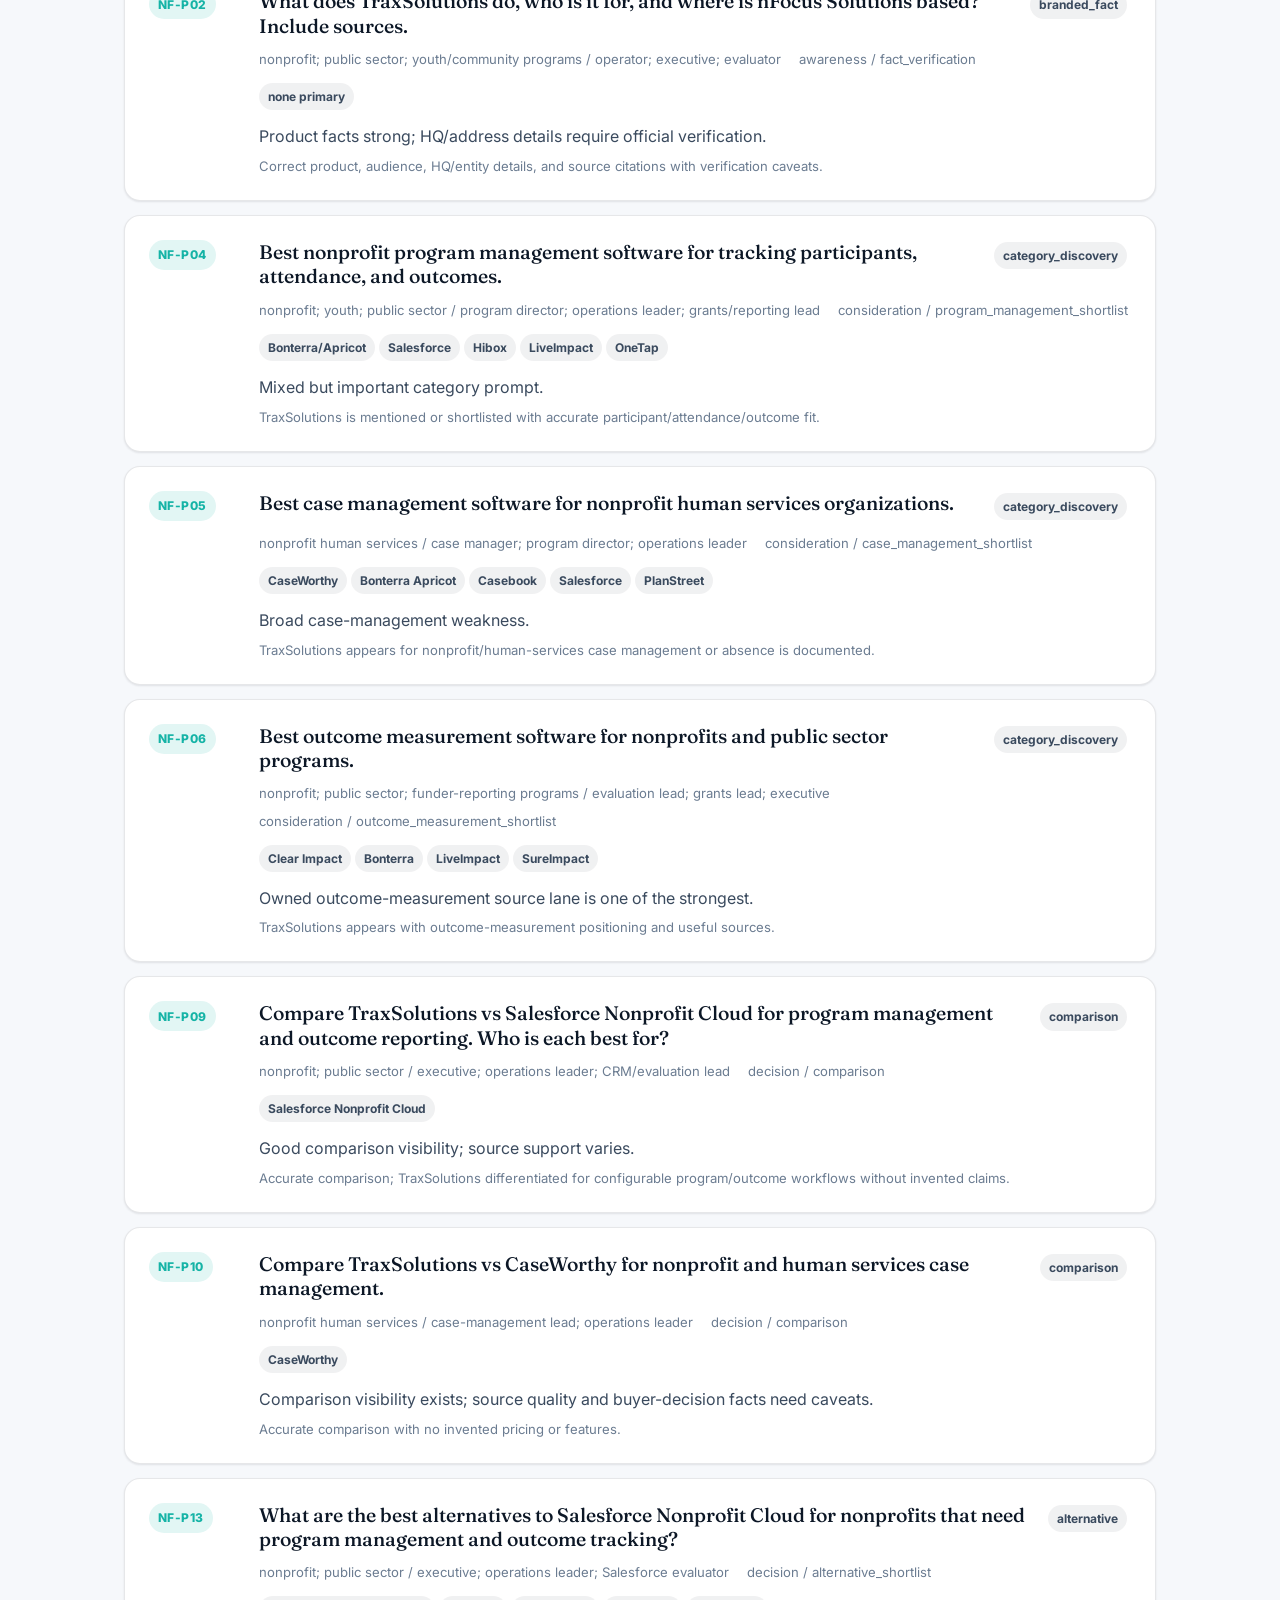
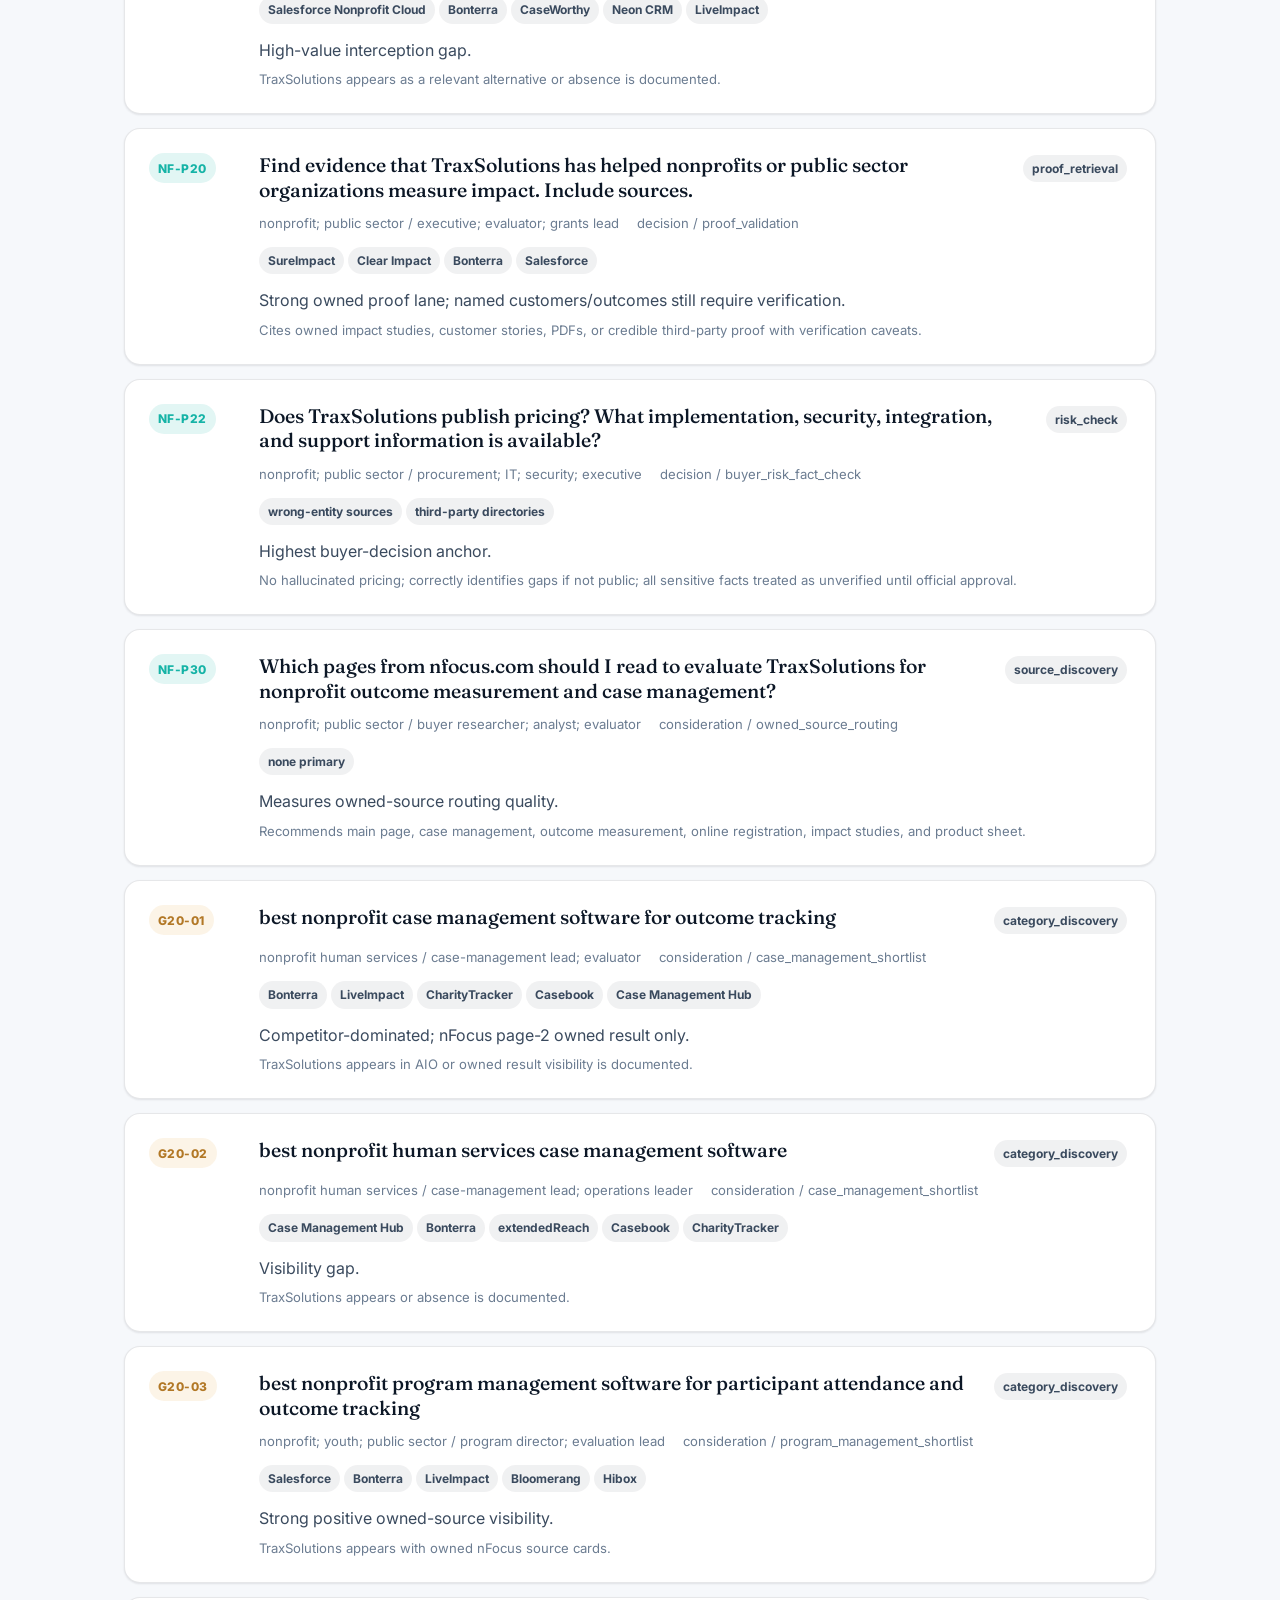
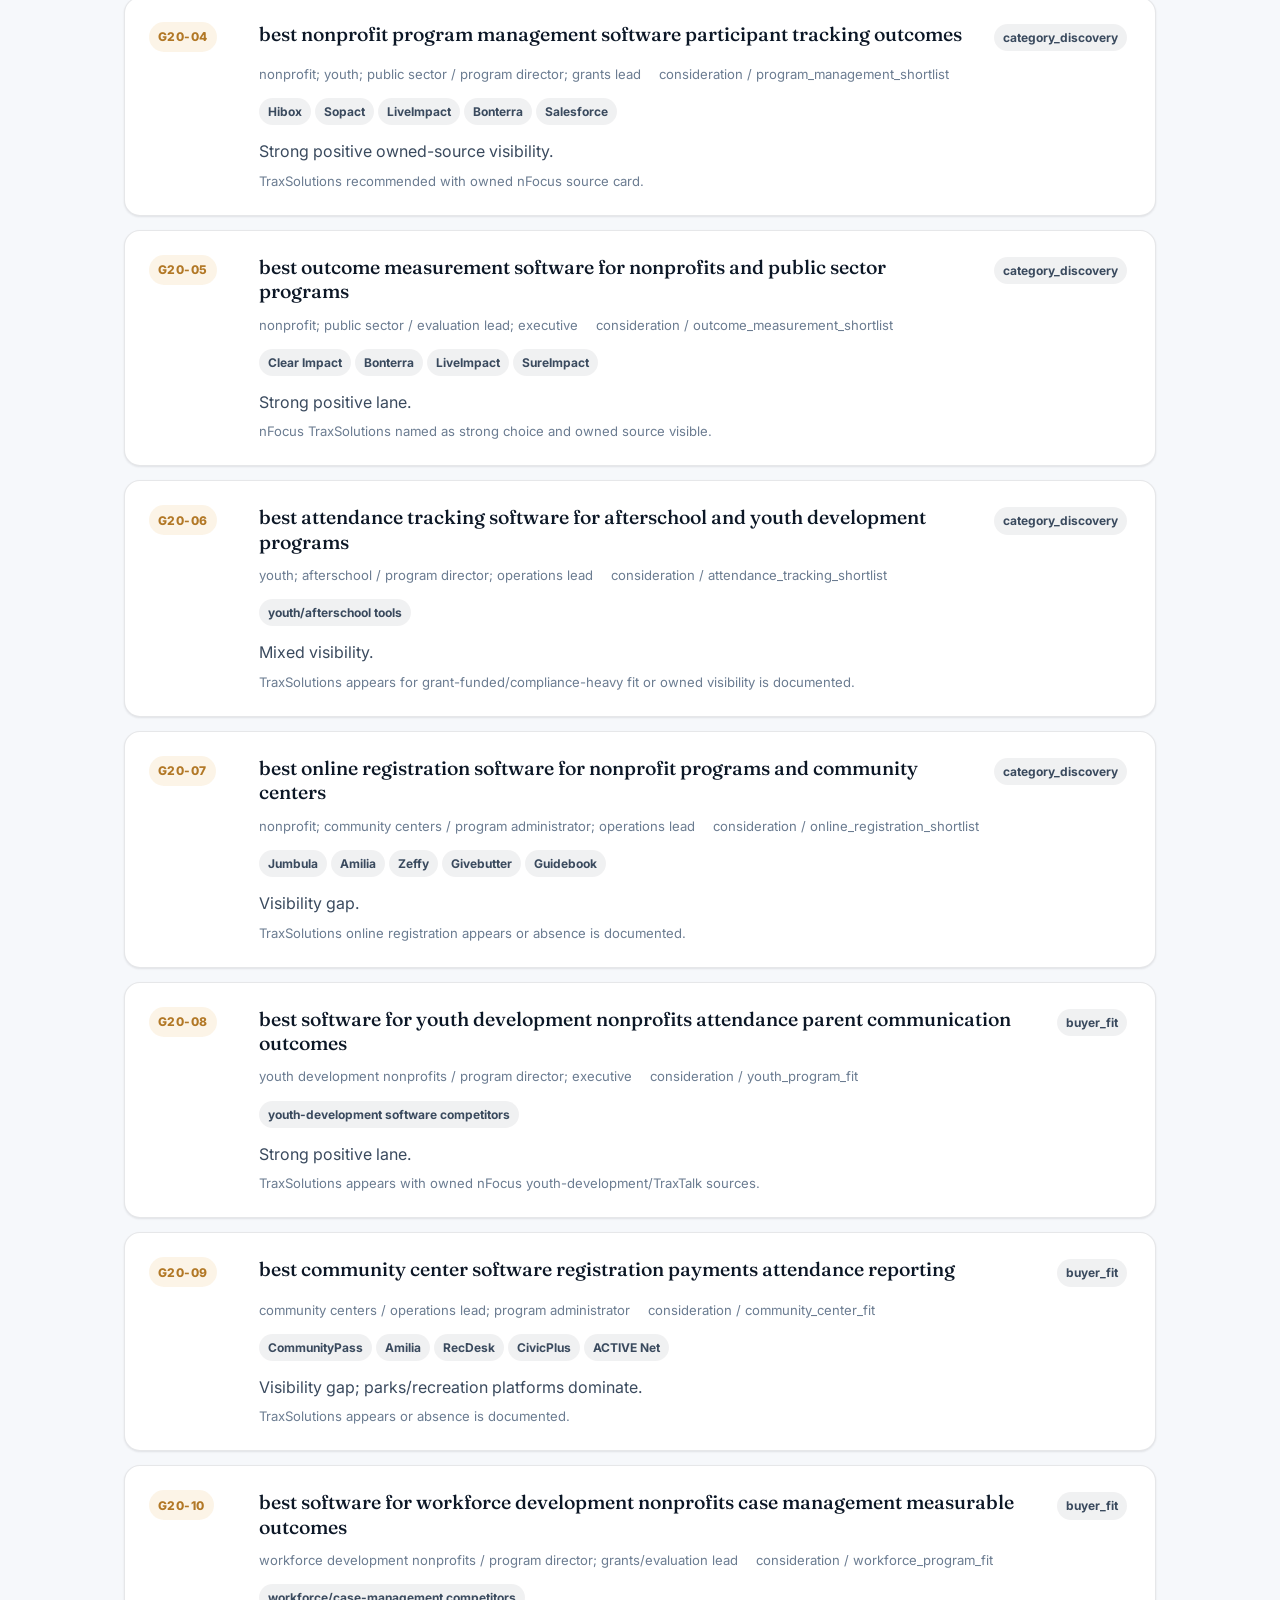
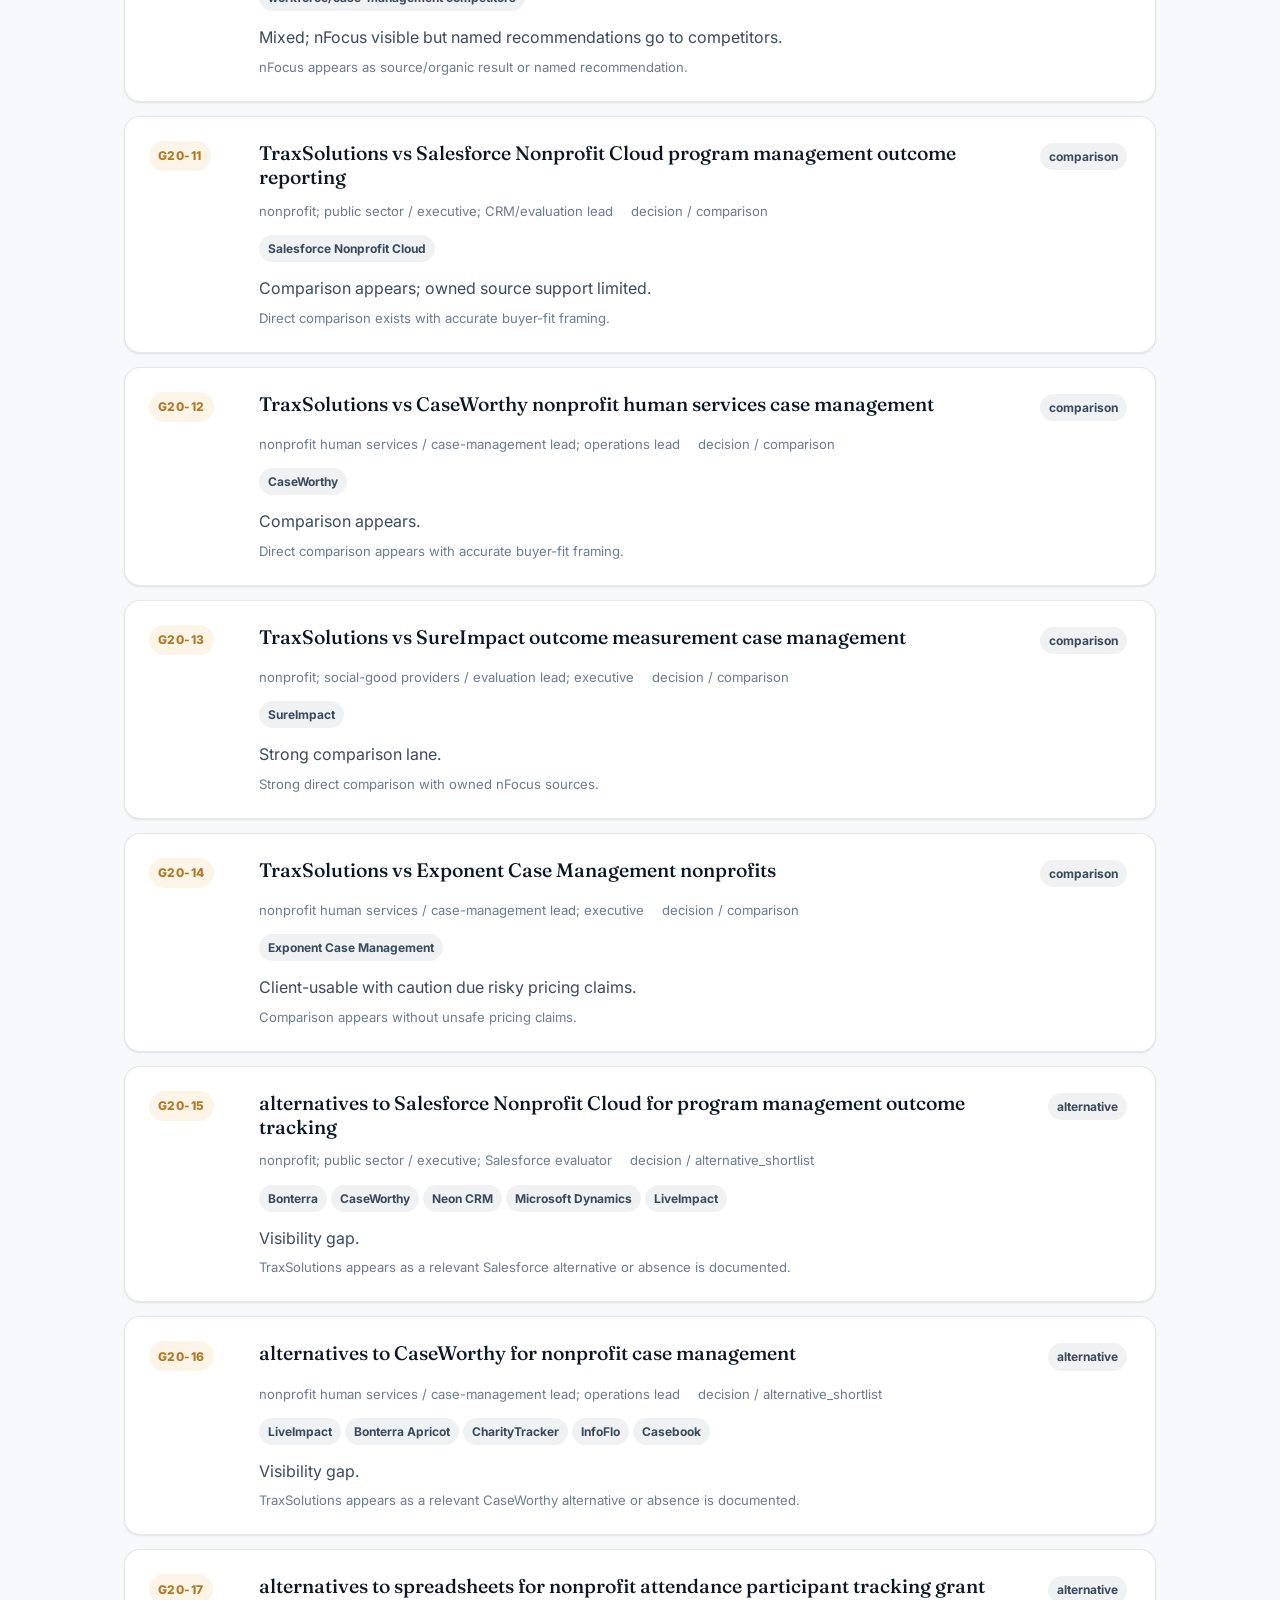
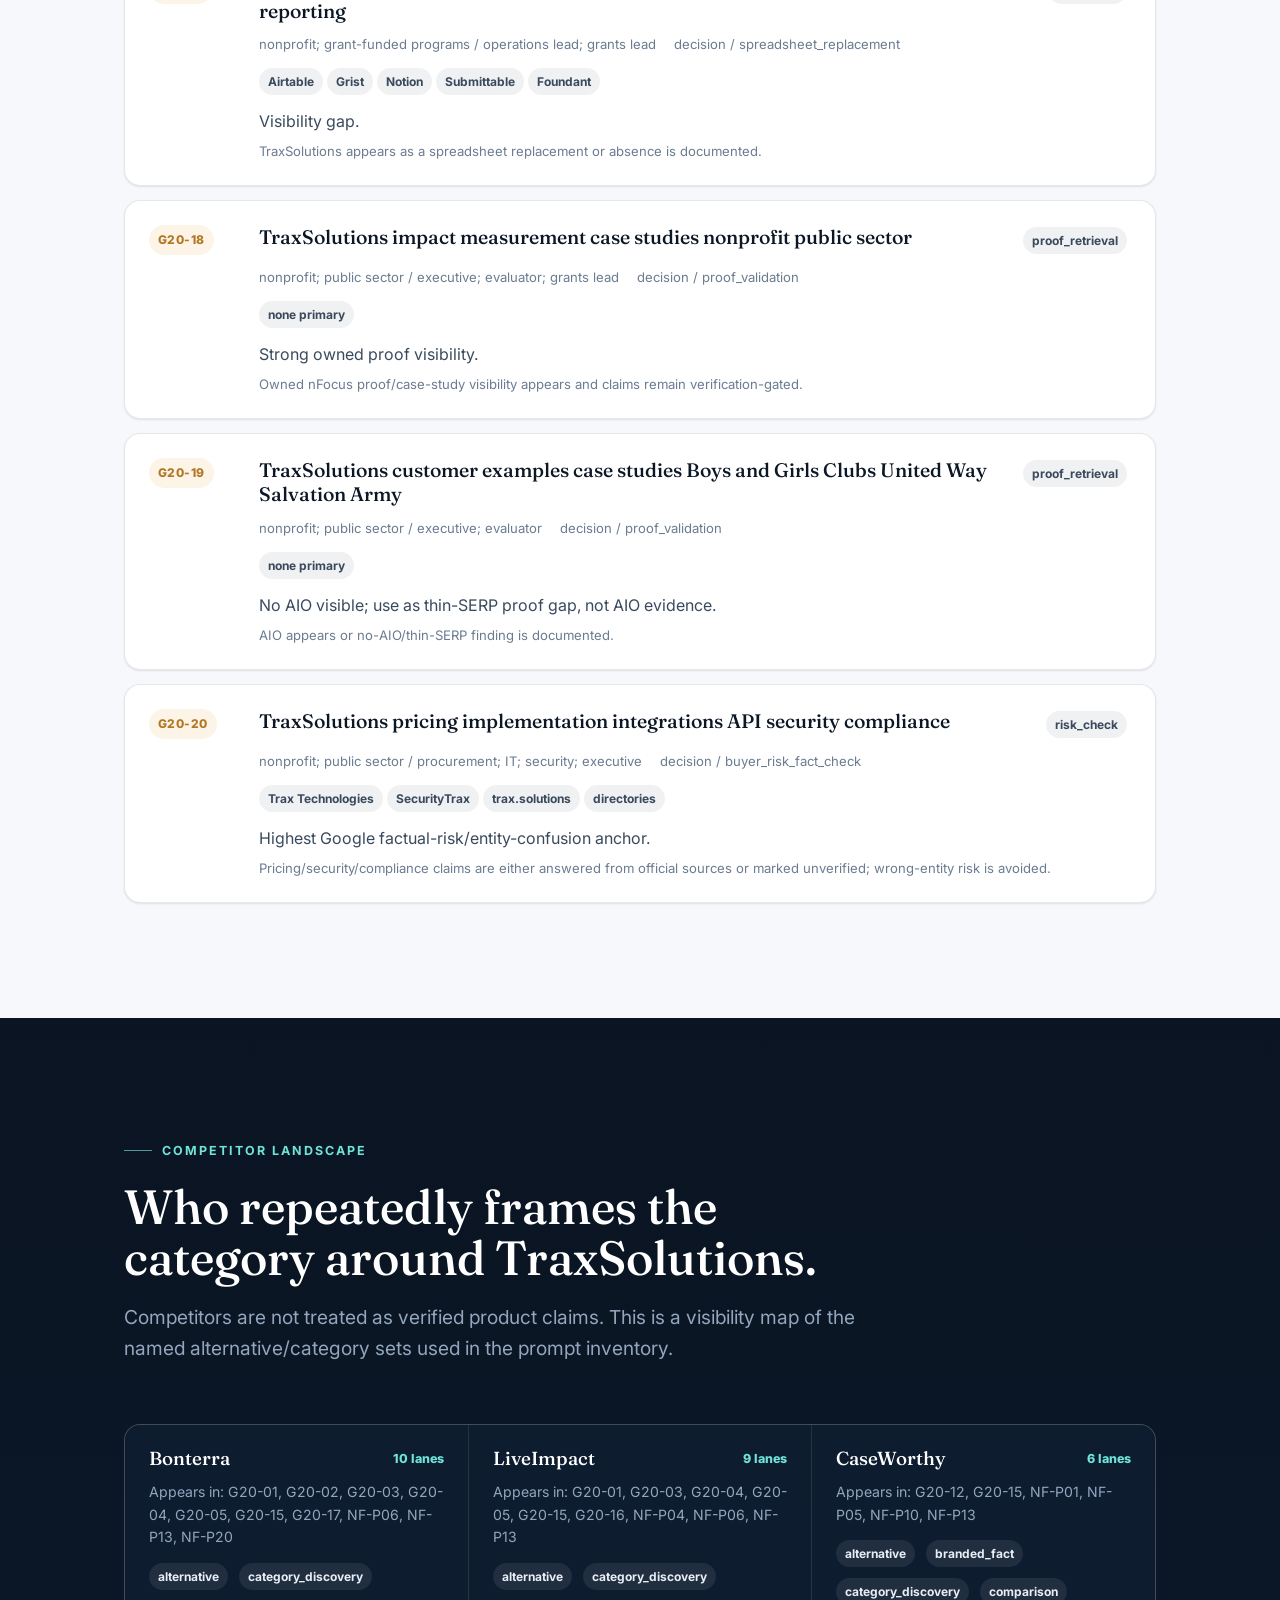
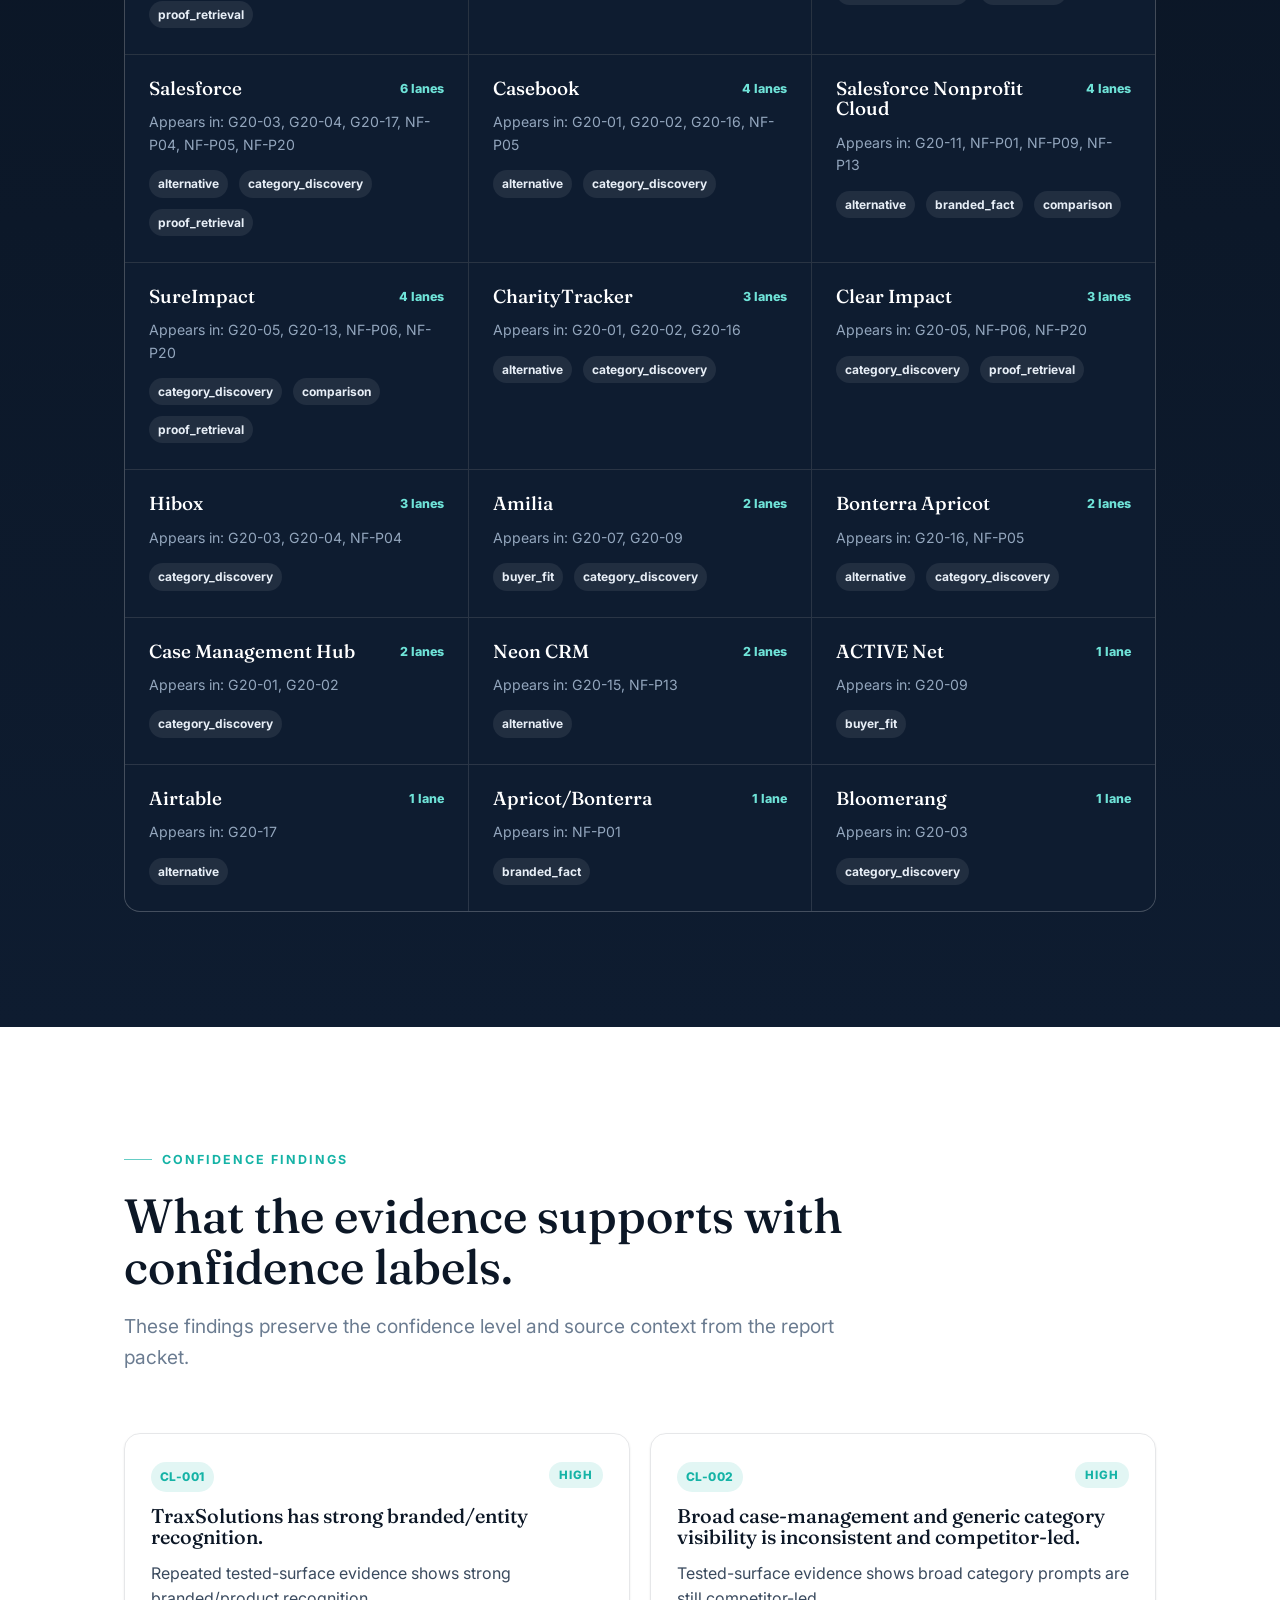
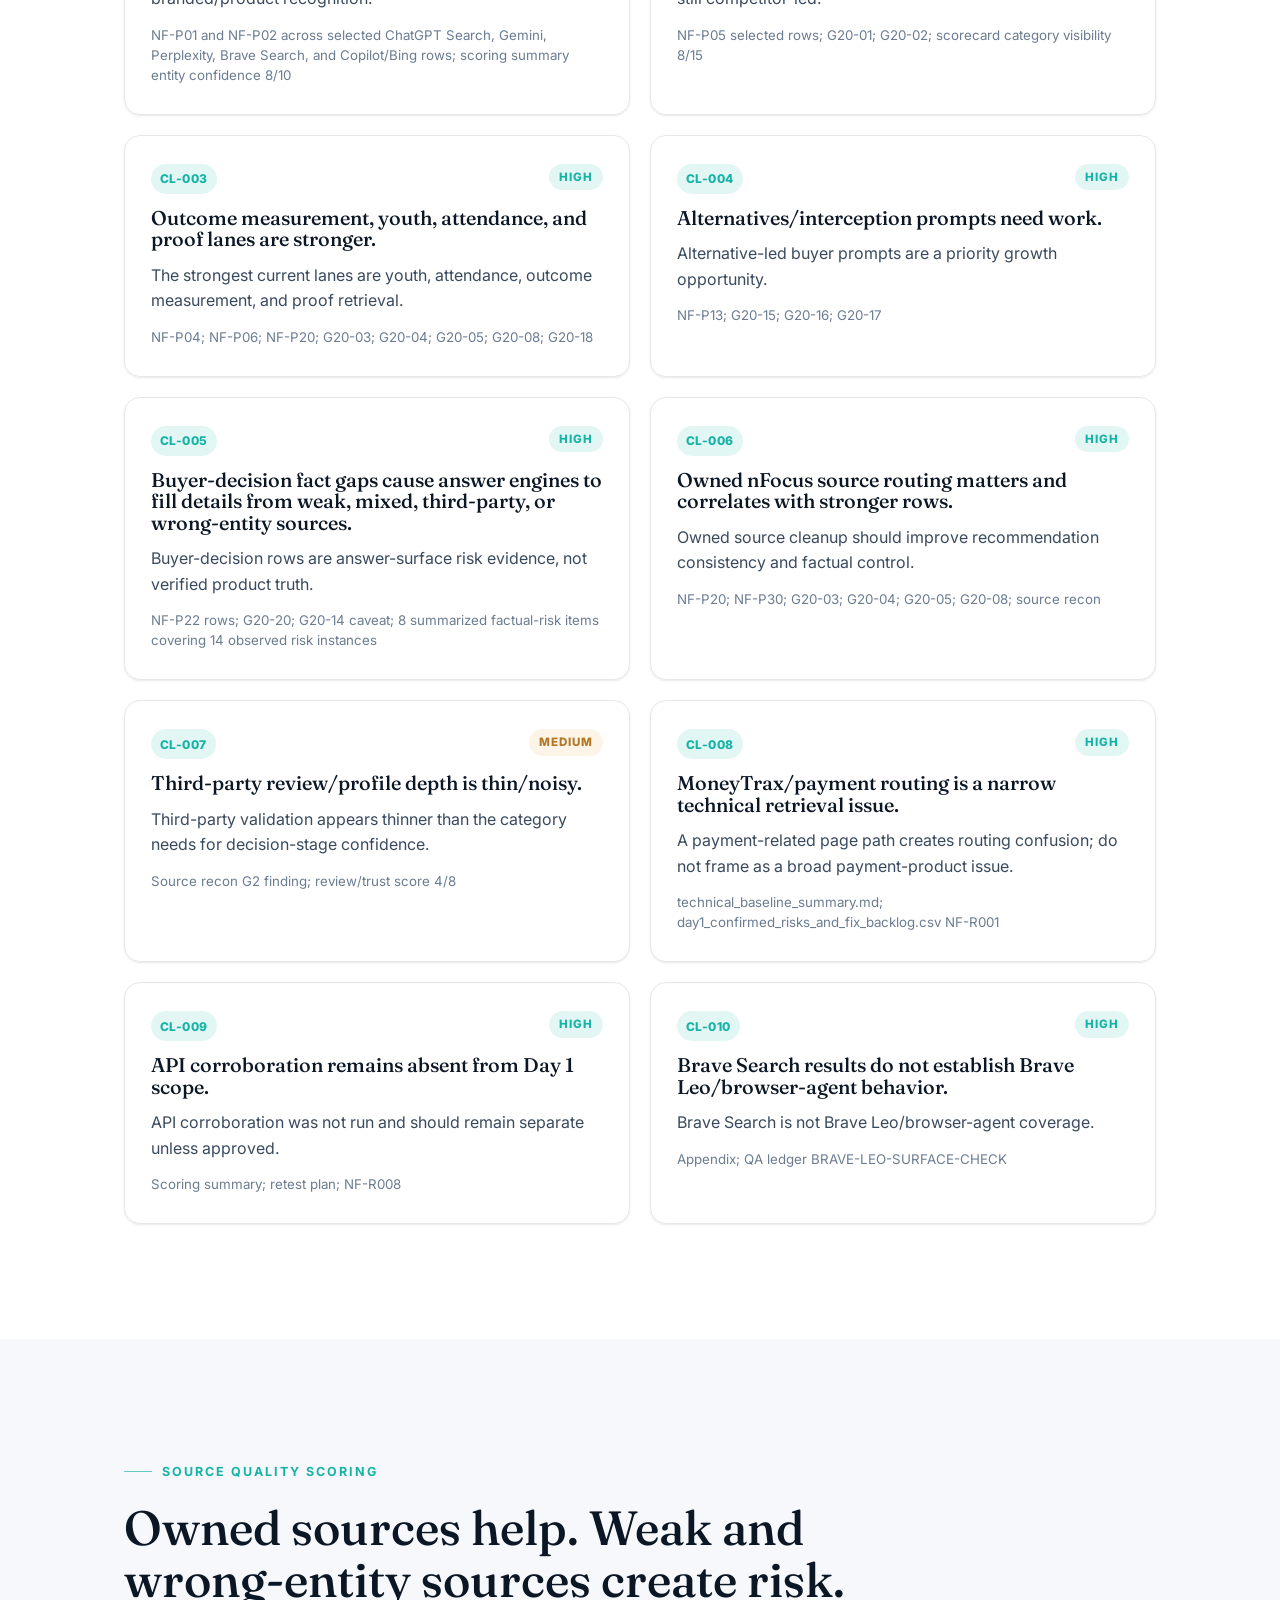
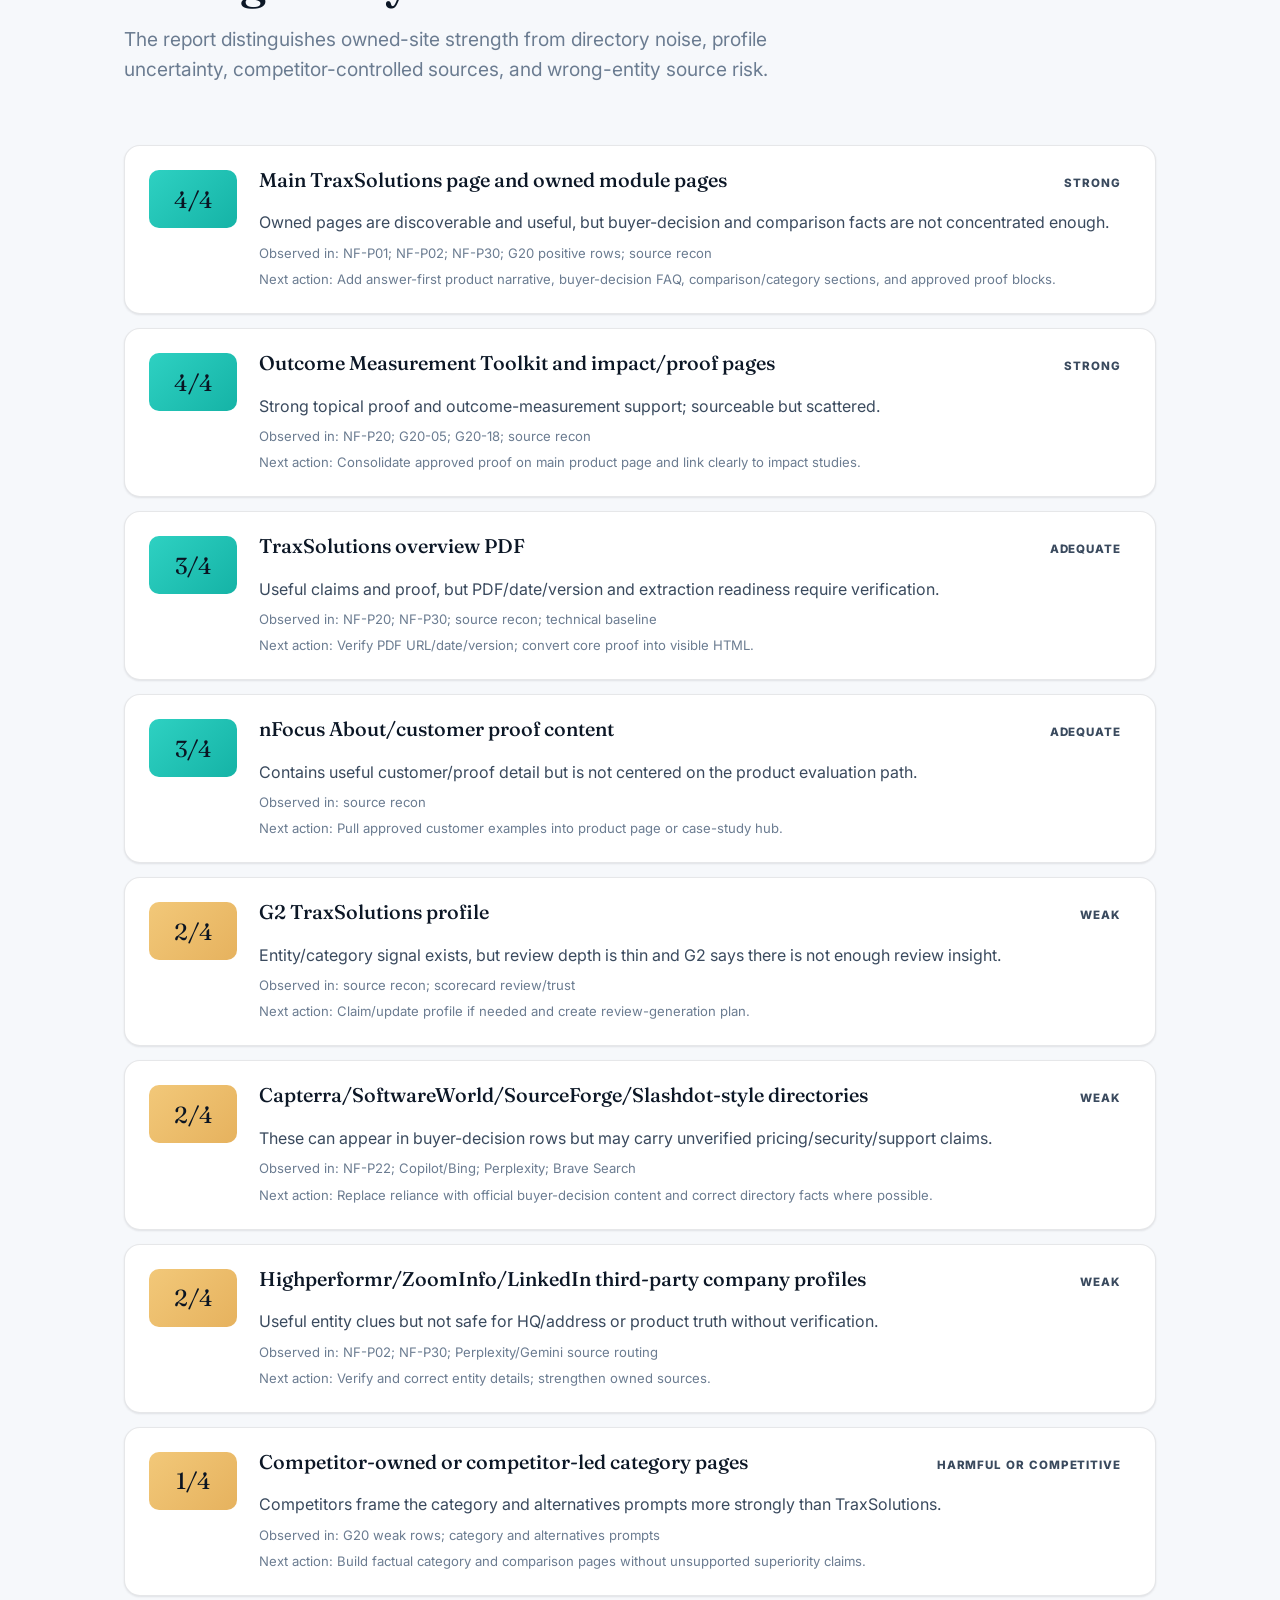
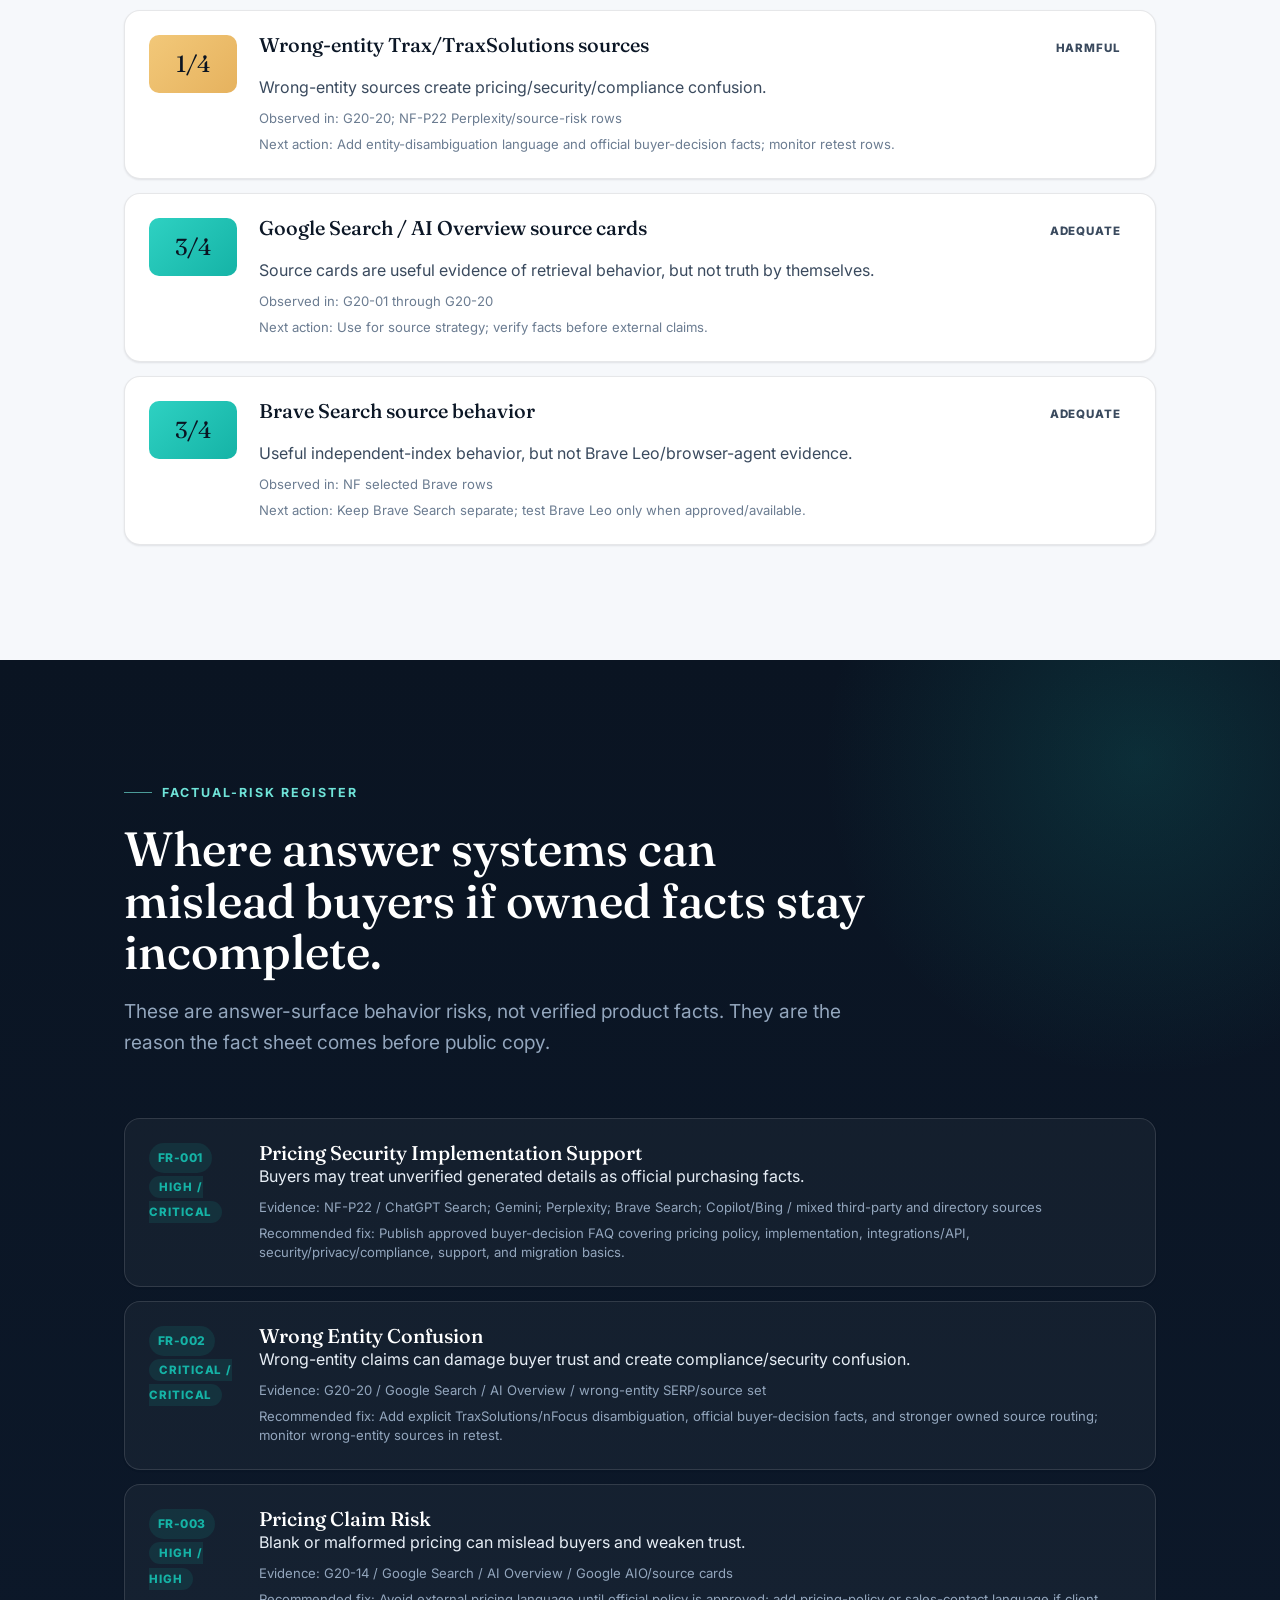
<file: results.html>
<!DOCTYPE html>
<html lang="en">
<head>
  <meta charset="UTF-8" />
  <meta name="viewport" content="width=device-width, initial-scale=1.0" />
  <title>TraxSolutions Day 1 AEO/GEO Testing Results</title>
  <meta name="description" content="Testing results for the TraxSolutions Day 1 AEO/GEO report: questions, keywords, competitors, confidence findings, source quality, and risks." />
  <link rel="canonical" href="https://nfocus-geo-1.vercel.app/results.html" />
  <meta property="og:type" content="website" />
  <meta property="og:site_name" content="nFocus TraxSolutions AEO/GEO Report" />
  <meta property="og:title" content="TraxSolutions Day 1 AEO/GEO Testing Results" />
  <meta property="og:description" content="Testing results for the TraxSolutions Day 1 AEO/GEO report: questions, keywords, competitors, confidence findings, source quality, and risks." />
  <meta property="og:url" content="https://nfocus-geo-1.vercel.app/results.html" />
  <meta property="og:image" content="https://nfocus-geo-1.vercel.app/social-geo.png" />
  <meta property="og:image:secure_url" content="https://nfocus-geo-1.vercel.app/social-geo.png" />
  <meta property="og:image:type" content="image/png" />
  <meta property="og:image:width" content="2398" />
  <meta property="og:image:height" content="1113" />
  <meta property="og:image:alt" content="TraxSolutions AEO/GEO report preview showing GEO questions, keywords, competitors, rankings, and risks." />
  <meta name="twitter:card" content="summary_large_image" />
  <meta name="twitter:title" content="TraxSolutions Day 1 AEO/GEO Testing Results" />
  <meta name="twitter:description" content="Testing results for the TraxSolutions Day 1 AEO/GEO report: questions, keywords, competitors, confidence findings, source quality, and risks." />
  <meta name="twitter:image" content="https://nfocus-geo-1.vercel.app/social-geo.png" />
  <meta name="twitter:image:alt" content="TraxSolutions AEO/GEO report preview showing GEO questions, keywords, competitors, rankings, and risks." />
  <link rel="icon" href="favicon.svg" type="image/svg+xml" />
  <link rel="preconnect" href="https://fonts.googleapis.com" />
  <link rel="preconnect" href="https://fonts.gstatic.com" crossorigin />
  <link href="https://fonts.googleapis.com/css2?family=Fraunces:ital,opsz,wght@0,9..144,400;0,9..144,500;1,9..144,400&family=Inter:wght@400;500;600;700&display=swap" rel="stylesheet" />
  <link rel="stylesheet" href="styles.css" />
</head>
<body>
  <header class="nav" id="nav">
    <div class="container nav__inner">
      <a class="brand" href="index.html" aria-label="TraxSolutions Day 1 report home">
        <span class="brand__mark">n</span>
        <span class="brand__name">nFocus<span>&middot;</span>TraxSolutions</span>
      </a>
      <nav class="nav__links" aria-label="Report navigation">
        <a href="index.html">Summary</a>
        <a aria-current="page" href="results.html">Results</a>
        <a href="deliverables.html">Deliverables</a>
      </nav>
      <a class="btn btn--primary" href="deliverables.html">Next: Deliverables</a>
    </div>
  </header>

  <main id="top">
    <section class="page-hero" aria-labelledby="results-title">
      <div class="container page-hero__inner">
        <span class="eyebrow">Testing results</span>
        <h1 class="page-title" id="results-title">The GEO questions, keywords, competitors, rankings, and risks are here.</h1>
        <p class="page-lead">This page is the evidence body of the report: 11 selected NF prompts, 20 Google Search / AI Overview queries, competitor/source visibility, confidence findings, source-quality scoring, and factual-risk items.</p>
      </div>
    </section>

    <section class="proof" aria-label="Testing payload counts">
      <div class="container proof__inner">
        <div class="proof__item reveal"><div class="proof__value">31</div><div class="proof__label">Questions and keyword queries</div></div>
        <div class="proof__item reveal"><div class="proof__value">18</div><div class="proof__label">Competitor/source cards</div></div>
        <div class="proof__item reveal"><div class="proof__value">11</div><div class="proof__label">Source-quality rows</div></div>
        <div class="proof__item reveal"><div class="proof__value">8</div><div class="proof__label">Factual-risk rows</div></div>
      </div>
    </section>

    <section class="section questions" id="questions" aria-labelledby="questions-title">
      <div class="container">
        <div class="section-head">
          <span class="eyebrow">Questions and keywords</span>
          <h2 class="section-title" id="questions-title">The actual prompt and query set used for the report.</h2>
          <p class="section-lead">This is the reporting core: the branded, category, comparison, proof, buyer-decision, source, and Google AI Overview queries that shaped the Day 1 baseline.</p>
        </div>
        <div class="prompt-card-list" id="promptRows"></div>
      </div>
    </section>

    <section class="section competitors" id="competitors" aria-labelledby="competitors-title">
      <div class="container">
        <div class="section-head">
          <span class="eyebrow">Competitor landscape</span>
          <h2 class="section-title" id="competitors-title">Who repeatedly frames the category around TraxSolutions.</h2>
          <p class="section-lead">Competitors are not treated as verified product claims. This is a visibility map of the named alternative/category sets used in the prompt inventory.</p>
        </div>
        <div class="competitor-grid" id="competitorGrid"></div>
      </div>
    </section>

    <section class="section findings" id="findings" aria-labelledby="findings-title">
      <div class="container">
        <div class="section-head">
          <span class="eyebrow">Confidence findings</span>
          <h2 class="section-title" id="findings-title">What the evidence supports with confidence labels.</h2>
          <p class="section-lead">These findings preserve the confidence level and source context from the report packet.</p>
        </div>
        <div class="finding-grid" id="confidenceGrid"></div>
      </div>
    </section>

    <section class="section source-quality" id="sources" aria-labelledby="sources-title">
      <div class="container">
        <div class="section-head">
          <span class="eyebrow">Source quality scoring</span>
          <h2 class="section-title" id="sources-title">Owned sources help. Weak and wrong-entity sources create risk.</h2>
          <p class="section-lead">The report distinguishes owned-site strength from directory noise, profile uncertainty, competitor-controlled sources, and wrong-entity source risk.</p>
        </div>
        <div class="source-score-list" id="sourceRows"></div>
      </div>
    </section>

    <section class="section risk" id="risks" aria-labelledby="risks-title">
      <div class="container">
        <div class="section-head">
          <span class="eyebrow">Factual-risk register</span>
          <h2 class="section-title" id="risks-title">Where answer systems can mislead buyers if owned facts stay incomplete.</h2>
          <p class="section-lead">These are answer-surface behavior risks, not verified product facts. They are the reason the fact sheet comes before public copy.</p>
        </div>
        <div class="risk-list" id="riskRows"></div>
      </div>
    </section>
  </main>

  <footer class="footer">
    <div class="container footer__inner">
      <div class="footer__brand"><span class="brand__mark">n</span> nFocus Solutions &middot; TraxSolutions</div>
      <small>Internal/client-approval report artifact. Results are observed answer/search behavior, not unsupported public copy. No send, publish, CMS edit, retest, or credential request occurred.</small>
    </div>
  </footer>

  <script src="data.js"></script>
  <script src="app.js"></script>
</body>
</html>
</file>
<file: styles.css>
:root {
  --ink-900: #0a1422;
  --ink-800: #0e1c30;
  --ink-700: #14263d;
  --ink-600: #1d3450;
  --paper: #f6f8fb;
  --paper-2: #eef2f7;
  --white: #ffffff;
  --teal-500: #15b3a6;
  --teal-400: #2ed1c2;
  --teal-300: #6fe3d8;
  --gold-500: #e6b25e;
  --gold-400: #f2c879;
  --text-strong: #0c1726;
  --text-body: #3a4a5e;
  --text-muted: #6b7c91;
  --text-on-dark: #e7eef6;
  --text-on-dark-muted: #93a6bd;
  --line: rgba(12, 23, 38, 0.10);
  --line-dark: rgba(255, 255, 255, 0.12);
  --shadow-sm: 0 1px 2px rgba(10, 20, 34, 0.06), 0 1px 3px rgba(10, 20, 34, 0.04);
  --shadow-md: 0 10px 30px -12px rgba(10, 20, 34, 0.18);
  --shadow-lg: 0 30px 60px -24px rgba(10, 20, 34, 0.35);
  --radius-sm: 10px;
  --radius: 16px;
  --radius-lg: 24px;
  --maxw: 1160px;
  --gutter: clamp(20px, 5vw, 64px);
  --font-display: "Fraunces", Georgia, "Times New Roman", serif;
  --font-sans: "Inter", -apple-system, BlinkMacSystemFont, "Segoe UI", Roboto, sans-serif;
  --ease: cubic-bezier(0.22, 1, 0.36, 1);
}

*, *::before, *::after { box-sizing: border-box; }
html { scroll-behavior: smooth; scroll-padding-top: 88px; }
body {
  margin: 0;
  font-family: var(--font-sans);
  color: var(--text-body);
  background: var(--paper);
  line-height: 1.6;
  -webkit-font-smoothing: antialiased;
  text-rendering: optimizeLegibility;
  overflow-x: clip;
}
h1, h2, h3, h4 {
  font-family: var(--font-display);
  color: var(--text-strong);
  font-weight: 500;
  line-height: 1.08;
  letter-spacing: 0;
  margin: 0;
}
p { margin: 0; }
a { color: inherit; text-decoration: none; }
strong { color: inherit; font-weight: 700; }

.container {
  width: 100%;
  max-width: var(--maxw);
  margin-inline: auto;
  padding-inline: var(--gutter);
}
.section { padding-block: clamp(64px, 9vw, 128px); }
.section-head { max-width: 760px; margin-bottom: clamp(34px, 5vw, 60px); }
.eyebrow {
  display: inline-flex;
  align-items: center;
  gap: 10px;
  font-size: 0.78rem;
  font-weight: 700;
  letter-spacing: 0.16em;
  text-transform: uppercase;
  color: var(--teal-500);
  margin-bottom: 20px;
}
.eyebrow::before {
  content: "";
  width: 28px;
  height: 1px;
  background: var(--teal-500);
  opacity: 0.65;
}
.section-title { font-size: clamp(1.9rem, 4vw, 3rem); }
.section-lead {
  margin-top: 18px;
  font-size: clamp(1.05rem, 1.6vw, 1.2rem);
  color: var(--text-muted);
  max-width: 62ch;
}

.nav {
  position: fixed;
  inset: 0 0 auto 0;
  z-index: 50;
  background: rgba(10, 20, 34, 0);
  border-bottom: 1px solid transparent;
  transition: background 0.4s var(--ease), backdrop-filter 0.4s var(--ease), border-color 0.4s var(--ease);
}
.nav.is-scrolled {
  background: rgba(10, 20, 34, 0.84);
  backdrop-filter: saturate(150%) blur(14px);
  border-bottom-color: var(--line-dark);
}
.nav__inner {
  display: flex;
  align-items: center;
  justify-content: space-between;
  height: 72px;
  gap: 20px;
}
.brand { display: flex; align-items: center; gap: 12px; color: var(--white); font-weight: 700; }
.brand__mark {
  display: grid;
  place-items: center;
  width: 34px;
  height: 34px;
  border-radius: 9px;
  background: linear-gradient(135deg, var(--teal-400), var(--teal-500));
  color: var(--ink-900);
  font-family: var(--font-display);
  font-weight: 600;
  font-size: 1.1rem;
}
.brand__name { font-size: 1rem; }
.brand__name span { color: var(--teal-300); }
.nav__links { display: flex; gap: 22px; align-items: center; }
.nav__links a {
  color: var(--text-on-dark-muted);
  font-size: 0.88rem;
  font-weight: 600;
  white-space: nowrap;
  transition: color 0.2s var(--ease);
}
.nav__links a:hover { color: var(--white); }
.nav__links a[aria-current="page"] { color: var(--white); }

.btn {
  display: inline-flex;
  align-items: center;
  justify-content: center;
  gap: 10px;
  min-height: 44px;
  padding: 12px 22px;
  border-radius: 999px;
  font-size: 0.92rem;
  font-weight: 700;
  border: 1px solid transparent;
  transition: transform 0.25s var(--ease), background 0.25s var(--ease), border-color 0.25s var(--ease), box-shadow 0.25s var(--ease);
  white-space: nowrap;
}
.btn:hover { transform: translateY(-2px); }
.btn--primary {
  background: linear-gradient(135deg, var(--teal-400), var(--teal-500));
  color: var(--ink-900);
  box-shadow: 0 12px 24px -10px rgba(21, 179, 166, 0.6);
}
.btn--ghost {
  background: transparent;
  color: var(--text-on-dark);
  border-color: var(--line-dark);
}
.btn--ghost:hover { border-color: rgba(255, 255, 255, 0.4); background: rgba(255, 255, 255, 0.04); }

.hero {
  position: relative;
  min-height: 94vh;
  background: var(--ink-900);
  color: var(--text-on-dark);
  overflow: hidden;
  padding-top: 132px;
  padding-bottom: clamp(52px, 8vw, 88px);
  isolation: isolate;
}
.hero__media { position: absolute; inset: 0; z-index: 0; overflow: hidden; }
.hero__video {
  width: 100%;
  height: 100%;
  object-fit: cover;
  object-position: center;
  filter: blur(2px) brightness(0.58) saturate(0.82);
  transform: scale(1.04);
}
.hero__overlay { position: absolute; inset: 0; pointer-events: none; }
.hero__overlay--dark {
  background:
    linear-gradient(180deg, rgba(10, 20, 34, 0.78) 0%, rgba(10, 20, 34, 0.62) 42%, rgba(10, 20, 34, 0.86) 100%),
    radial-gradient(ellipse 85% 65% at 50% 35%, rgba(10, 20, 34, 0.12), rgba(10, 20, 34, 0.72));
}
.hero__overlay--teal {
  background:
    radial-gradient(1200px 600px at 82% -10%, rgba(21, 179, 166, 0.15), transparent 60%),
    radial-gradient(900px 500px at 0% 10%, rgba(230, 178, 94, 0.08), transparent 55%);
}
.hero__overlay--vignette { box-shadow: inset 0 0 160px 60px rgba(10, 20, 34, 0.45); }
.hero__overlay--grid {
  background-image: linear-gradient(var(--line-dark) 1px, transparent 1px), linear-gradient(90deg, var(--line-dark) 1px, transparent 1px);
  background-size: 64px 64px;
  -webkit-mask-image: radial-gradient(80% 60% at 50% 0%, #000 0%, transparent 75%);
  mask-image: radial-gradient(80% 60% at 50% 0%, #000 0%, transparent 75%);
  opacity: 0.35;
}
.hero__content { position: relative; z-index: 1; }
.hero__eyebrow {
  display: inline-flex;
  align-items: center;
  gap: 10px;
  padding: 7px 14px;
  border-radius: 999px;
  border: 1px solid var(--line-dark);
  background: rgba(255, 255, 255, 0.04);
  font-size: 0.78rem;
  font-weight: 700;
  letter-spacing: 0.14em;
  text-transform: uppercase;
  color: var(--teal-300);
}
.hero__dot {
  width: 7px;
  height: 7px;
  border-radius: 50%;
  background: var(--teal-400);
  box-shadow: 0 0 0 4px rgba(46, 209, 194, 0.2);
}
.hero__title {
  margin-top: 28px;
  color: var(--white);
  font-size: clamp(2.4rem, 6vw, 4.55rem);
  max-width: 15ch;
}
.hero__title em { font-style: italic; color: var(--teal-300); }
.hero__statement {
  margin-top: 26px;
  max-width: 58ch;
  font-size: clamp(1.05rem, 1.7vw, 1.28rem);
  color: var(--text-on-dark-muted);
}
.hero__statement strong { color: var(--white); }
.hero__actions { margin-top: 36px; display: flex; flex-wrap: wrap; gap: 14px; }
.hero__outcomes {
  margin-top: clamp(46px, 6vw, 70px);
  display: grid;
  grid-template-columns: repeat(3, 1fr);
  gap: 1px;
  background: var(--line-dark);
  border: 1px solid var(--line-dark);
  border-radius: var(--radius);
  overflow: hidden;
}
.outcome {
  background: linear-gradient(180deg, rgba(255, 255, 255, 0.04), rgba(255, 255, 255, 0.01));
  padding: 25px clamp(20px, 2.4vw, 30px);
}
.outcome__stat { font-family: var(--font-display); font-size: clamp(1.55rem, 2.6vw, 2.05rem); color: var(--white); }
.outcome__label { margin-top: 6px; color: var(--teal-300); font-weight: 700; font-size: 0.95rem; }
.outcome__note { margin-top: 10px; color: var(--text-on-dark-muted); font-size: 0.9rem; line-height: 1.5; }

.page-hero {
  background:
    linear-gradient(180deg, rgba(10, 20, 34, 0.96), rgba(14, 28, 48, 0.98)),
    linear-gradient(90deg, rgba(21, 179, 166, 0.08), transparent 42%),
    var(--ink-900);
  color: var(--text-on-dark);
  padding-top: clamp(132px, 14vw, 178px);
  padding-bottom: clamp(62px, 9vw, 116px);
  position: relative;
  overflow: hidden;
}
.page-hero::before {
  content: "";
  position: absolute;
  inset: 0;
  background-image: linear-gradient(var(--line-dark) 1px, transparent 1px), linear-gradient(90deg, var(--line-dark) 1px, transparent 1px);
  background-size: 64px 64px;
  -webkit-mask-image: radial-gradient(80% 70% at 18% 0%, #000 0%, transparent 74%);
  mask-image: radial-gradient(80% 70% at 18% 0%, #000 0%, transparent 74%);
  opacity: 0.38;
}
.page-hero::after {
  content: "";
  position: absolute;
  inset: auto 0 0 0;
  height: 1px;
  background: var(--line-dark);
}
.page-hero__inner { position: relative; z-index: 1; }
.page-hero .eyebrow { color: var(--teal-300); }
.page-hero .eyebrow::before { background: var(--teal-300); }
.page-title {
  color: var(--white);
  font-size: clamp(2.25rem, 5vw, 4.2rem);
  max-width: 16ch;
}
.page-lead {
  margin-top: 24px;
  max-width: 68ch;
  color: var(--text-on-dark-muted);
  font-size: clamp(1.05rem, 1.7vw, 1.25rem);
}

.proof {
  background: var(--ink-800);
  border-top: 1px solid var(--line-dark);
  padding-block: clamp(28px, 4vw, 44px);
  color: var(--text-on-dark);
}
.proof__inner { display: grid; grid-template-columns: repeat(4, 1fr); gap: clamp(16px, 3vw, 40px); }
.proof__item { text-align: center; }
.proof__value { font-family: var(--font-display); font-size: clamp(1.35rem, 2.8vw, 2.05rem); color: var(--white); }
.proof__label { margin-top: 6px; font-size: 0.86rem; color: var(--text-on-dark-muted); }
.hero__outcomes .reveal, .proof .reveal { opacity: 1; transform: none; }

.summary { background: var(--white); }
.summary__grid, .split__grid, .guardrails__grid {
  display: grid;
  grid-template-columns: 0.92fr 1.08fr;
  gap: clamp(36px, 6vw, 80px);
  align-items: start;
}
.summary__blocks { display: grid; gap: 28px; }
.summary__block { padding-left: 22px; border-left: 2px solid var(--teal-400); }
.summary__block h3 {
  font-family: var(--font-sans);
  font-size: 0.82rem;
  font-weight: 800;
  letter-spacing: 0.1em;
  text-transform: uppercase;
  color: var(--teal-500);
  margin-bottom: 10px;
}
.summary__block p { font-size: 1.02rem; color: var(--text-body); }

.split { background: var(--paper); }
.card-list { display: grid; gap: 18px; }
.feature, .issue {
  background: var(--white);
  border: 1px solid var(--line);
  border-radius: var(--radius);
  padding: 28px 26px;
  box-shadow: var(--shadow-sm);
}
.feature__tag, .issue__tag {
  display: inline-block;
  font-size: 0.72rem;
  font-weight: 800;
  letter-spacing: 0.08em;
  text-transform: uppercase;
  color: var(--gold-500);
  background: rgba(230, 178, 94, 0.12);
  padding: 4px 10px;
  border-radius: 999px;
  margin-bottom: 16px;
}
.feature h3, .issue h3 { font-size: 1.18rem; }
.issue p { margin-top: 10px; font-size: 0.96rem; }

.risk, .sprint, .guardrails, .decision {
  background: linear-gradient(180deg, var(--ink-900), var(--ink-800));
  color: var(--text-on-dark);
  position: relative;
  overflow: hidden;
}
.risk::before, .sprint::before, .guardrails::before, .decision::before {
  content: "";
  position: absolute;
  width: 640px;
  height: 640px;
  right: -180px;
  top: -220px;
  background: radial-gradient(circle, rgba(21, 179, 166, 0.16), transparent 70%);
  pointer-events: none;
}
.risk > .container, .sprint > .container, .guardrails > .container, .decision > .container { position: relative; z-index: 1; }
.risk .section-title, .sprint .section-title, .guardrails .section-title, .decision .section-title { color: var(--white); }
.risk .section-lead, .sprint .section-lead { color: var(--text-on-dark-muted); }
.risk .eyebrow, .sprint .eyebrow, .guardrails .eyebrow, .decision .eyebrow { color: var(--teal-300); }
.risk .eyebrow::before, .sprint .eyebrow::before, .guardrails .eyebrow::before, .decision .eyebrow::before { background: var(--teal-300); }
.issues { display: grid; grid-template-columns: repeat(3, 1fr); gap: 20px; }
.risk .issue { background: var(--ink-800); border-color: var(--line-dark); }
.risk .issue h3 { color: var(--white); }
.risk .issue p { color: var(--text-on-dark-muted); }

.streams {
  display: grid;
  gap: 1px;
  background: var(--line-dark);
  border: 1px solid var(--line-dark);
  border-radius: var(--radius);
  overflow: hidden;
}
.stream {
  display: grid;
  grid-template-columns: 84px 1fr;
  gap: 24px;
  background: var(--ink-800);
  padding: 28px clamp(22px, 3vw, 38px);
}
.stream__num {
  font-family: var(--font-display);
  font-size: 2rem;
  color: var(--teal-300);
}
.stream h3 { color: var(--white); font-size: 1.32rem; margin-bottom: 8px; }
.stream p { color: var(--text-on-dark-muted); max-width: 78ch; }

.authority { background: var(--paper); }
.authority-grid {
  display: grid;
  grid-template-columns: repeat(3, 1fr);
  gap: 20px;
}
.authority-card {
  min-height: 246px;
  background: var(--white);
  border: 1px solid var(--line);
  border-radius: var(--radius);
  padding: 28px 26px;
  box-shadow: var(--shadow-sm);
}
.authority-card span {
  display: inline-grid;
  place-items: center;
  width: 42px;
  height: 42px;
  margin-bottom: 20px;
  border-radius: var(--radius-sm);
  background: linear-gradient(135deg, var(--teal-400), var(--teal-500));
  color: var(--ink-900);
  font-weight: 800;
}
.authority-card h3 { font-size: 1.2rem; }
.authority-card p {
  margin-top: 12px;
  color: var(--text-body);
  font-size: 0.96rem;
}

.timeline { background: var(--white); }
.roadmap {
  position: relative;
  display: grid;
  gap: 0;
  border-top: 1px solid var(--line);
}
.milestone {
  display: grid;
  grid-template-columns: 32px 230px 1fr;
  gap: 24px;
  padding: 28px 0;
  border-bottom: 1px solid var(--line);
  align-items: start;
}
.milestone__node {
  width: 13px;
  height: 13px;
  margin-top: 7px;
  border-radius: 50%;
  background: var(--teal-500);
  box-shadow: 0 0 0 6px rgba(21, 179, 166, 0.12);
}
.milestone__week {
  font-size: 0.78rem;
  font-weight: 800;
  letter-spacing: 0.12em;
  text-transform: uppercase;
  color: var(--teal-500);
}
.milestone__phase { margin-top: 5px; font-family: var(--font-display); font-size: 1.22rem; color: var(--text-strong); }
.milestone__summary { color: var(--text-body); font-size: 1rem; }
.milestone--review .milestone__node { background: var(--gold-500); box-shadow: 0 0 0 6px rgba(230, 178, 94, 0.14); }

.facts { background: var(--paper); }
.chips { display: flex; flex-wrap: wrap; gap: 12px; }
.chips span {
  display: inline-flex;
  align-items: center;
  min-height: 38px;
  padding: 8px 14px;
  border-radius: 999px;
  background: var(--white);
  border: 1px solid var(--line);
  color: var(--text-body);
  font-size: 0.9rem;
  font-weight: 700;
  box-shadow: var(--shadow-sm);
}

.guardrail-panel {
  border: 1px solid var(--line-dark);
  border-radius: var(--radius);
  background: rgba(255, 255, 255, 0.04);
  padding: clamp(26px, 4vw, 42px);
  display: grid;
  gap: 22px;
}
.guardrail-panel p { color: var(--text-on-dark); font-size: clamp(1.04rem, 1.5vw, 1.18rem); }

.decision { text-align: center; }
.decision__inner { max-width: 980px; }
.decision .eyebrow { justify-content: center; }
.decision .eyebrow::before { display: none; }
.next__lead {
  margin: 22px auto 0;
  max-width: 72ch;
  color: var(--text-on-dark-muted);
  font-size: clamp(1.05rem, 1.7vw, 1.24rem);
}
.decision-note {
  margin: 24px auto 0;
  max-width: 760px;
  padding: 18px 20px;
  border: 1px solid rgba(39, 206, 195, 0.32);
  border-radius: var(--radius-sm);
  background: rgba(39, 206, 195, 0.08);
  color: var(--text-on-dark);
  font-size: clamp(1rem, 1.45vw, 1.14rem);
  line-height: 1.55;
}
.decision-note strong { color: var(--white); }
.decision__actions { margin-top: 34px; display: flex; justify-content: center; flex-wrap: wrap; gap: 14px; }

.footer { background: var(--ink-900); border-top: 1px solid var(--line-dark); color: var(--text-on-dark-muted); padding-block: 26px; }
.footer__inner { display: flex; align-items: center; justify-content: space-between; gap: 18px; }
.footer__brand { display: flex; align-items: center; gap: 10px; color: var(--text-on-dark); font-weight: 700; }
.footer .brand__mark { width: 28px; height: 28px; font-size: 0.95rem; }
.footer small { max-width: 560px; text-align: right; }

.report-lede .section-head { max-width: 860px; }
.verdict-grid {
  display: grid;
  grid-template-columns: repeat(3, 1fr);
  gap: 20px;
}
.verdict-card {
  background: var(--white);
  border: 1px solid var(--line);
  border-radius: var(--radius);
  padding: 28px 26px;
  box-shadow: var(--shadow-sm);
}
.verdict-card span {
  display: inline-block;
  font-size: 0.72rem;
  font-weight: 800;
  letter-spacing: 0.1em;
  text-transform: uppercase;
  color: var(--teal-500);
  margin-bottom: 14px;
}
.verdict-card h3 { font-size: 1.22rem; }

.questions { background: var(--paper); }
.prompt-card-list {
  display: grid;
  gap: 14px;
}
.prompt-card {
  display: grid;
  grid-template-columns: 88px minmax(0, 1fr);
  gap: 22px;
  align-items: start;
  background: var(--white);
  border: 1px solid var(--line);
  border-radius: var(--radius);
  padding: 24px;
  box-shadow: var(--shadow-sm);
}
.prompt-card__id {
  display: flex;
  justify-content: flex-start;
}
.prompt-card__body {
  min-width: 0;
}
.prompt-card__head {
  display: flex;
  align-items: flex-start;
  justify-content: space-between;
  gap: 18px;
  margin-bottom: 12px;
}
.prompt-card__head h3 {
  font-size: 1.22rem;
  line-height: 1.25;
  min-width: 0;
  overflow-wrap: anywhere;
}
.prompt-card__head .mini-chip {
  flex: 0 0 auto;
  justify-self: start;
}
.prompt-card__meta {
  display: flex;
  flex-wrap: wrap;
  gap: 8px 18px;
  color: var(--text-muted);
  font-size: 0.82rem;
  line-height: 1.45;
}
.prompt-card__competitors {
  margin-top: 12px;
}
.prompt-card p {
  margin-top: 12px;
  color: var(--text-body);
}
.row-id {
  display: inline-flex;
  align-items: center;
  justify-content: center;
  min-width: 58px;
  min-height: 30px;
  padding: 5px 9px;
  border-radius: 999px;
  background: rgba(21, 179, 166, 0.12);
  color: var(--teal-500);
  font-size: 0.75rem;
  font-weight: 800;
  letter-spacing: 0.04em;
}
.row-id--google {
  background: rgba(230, 178, 94, 0.15);
  color: #b27826;
}
.row-sub {
  margin-top: 7px;
  color: var(--text-muted);
  font-size: 0.82rem;
  line-height: 1.45;
}
.mini-chip-row {
  display: flex;
  flex-wrap: wrap;
  gap: 7px;
  margin-top: 12px;
}
.mini-chip {
  display: inline-flex;
  align-items: center;
  padding: 4px 9px;
  border-radius: 999px;
  background: rgba(12, 23, 38, 0.06);
  color: var(--text-body);
  font-size: 0.75rem;
  font-weight: 700;
  margin: 2px 4px 2px 0;
  max-width: 100%;
  overflow-wrap: anywhere;
}

.competitors {
  background: linear-gradient(180deg, var(--ink-900), var(--ink-800));
  color: var(--text-on-dark);
}
.competitors .section-title { color: var(--white); }
.competitors .section-lead { color: var(--text-on-dark-muted); }
.competitors .eyebrow { color: var(--teal-300); }
.competitors .eyebrow::before { background: var(--teal-300); }
.competitor-grid {
  display: grid;
  grid-template-columns: repeat(3, 1fr);
  gap: 1px;
  overflow: hidden;
  border: 1px solid var(--line-dark);
  border-radius: var(--radius);
  background: var(--line-dark);
}
.competitor-card {
  background: var(--ink-800);
  padding: 24px;
}
.competitor-card__top {
  display: flex;
  justify-content: space-between;
  gap: 14px;
  align-items: start;
}
.competitor-card h3 {
  color: var(--white);
  font-size: 1.18rem;
  overflow-wrap: anywhere;
}
.competitor-card__top span {
  white-space: nowrap;
  color: var(--teal-300);
  font-size: 0.78rem;
  font-weight: 800;
}
.competitor-card p {
  margin-top: 12px;
  color: var(--text-on-dark-muted);
  font-size: 0.88rem;
}
.competitor-card .mini-chip { background: rgba(255,255,255,0.08); color: var(--text-on-dark); }

.findings { background: var(--white); }
.finding-grid {
  display: grid;
  grid-template-columns: repeat(2, 1fr);
  gap: 20px;
}
.finding-card {
  border: 1px solid var(--line);
  border-radius: var(--radius);
  padding: 28px 26px;
  box-shadow: var(--shadow-sm);
}
.finding-card__meta, .ticket-row__head, .source-row__head {
  display: flex;
  align-items: start;
  justify-content: space-between;
  gap: 18px;
  margin-bottom: 14px;
}
.confidence, .severity, .ticket-row__head span, .source-row__head span {
  border-radius: 999px;
  padding: 4px 10px;
  font-size: 0.72rem;
  font-weight: 800;
  text-transform: uppercase;
  letter-spacing: 0.08em;
}
.confidence--high, .severity--high, .severity--critical { background: rgba(21, 179, 166, 0.12); color: var(--teal-500); }
.confidence--medium, .severity--medium { background: rgba(230, 178, 94, 0.15); color: #b27826; }
.finding-card h3 { font-size: 1.24rem; margin-bottom: 12px; }
.finding-card p { color: var(--text-body); }
.finding-card small {
  display: block;
  margin-top: 14px;
  color: var(--text-muted);
  line-height: 1.5;
}

.source-quality { background: var(--paper); }
.source-score-list, .risk-list, .ticket-list {
  display: grid;
  gap: 14px;
}
.source-row, .risk-row, .ticket-row {
  display: grid;
  grid-template-columns: 88px 1fr;
  gap: 22px;
  align-items: start;
  background: var(--white);
  border: 1px solid var(--line);
  border-radius: var(--radius);
  padding: 24px;
  box-shadow: var(--shadow-sm);
}
.source-score, .ticket-row__num {
  display: grid;
  place-items: center;
  min-height: 58px;
  border-radius: var(--radius-sm);
  font-family: var(--font-display);
  font-size: 1.45rem;
  color: var(--ink-900);
  background: linear-gradient(135deg, var(--teal-400), var(--teal-500));
}
.source-score--weak, .source-score--harmful, .source-score--harmful_or_competitive {
  background: linear-gradient(135deg, var(--gold-400), var(--gold-500));
}
.source-row h3, .risk-row h3, .ticket-row h3 {
  font-size: 1.24rem;
  overflow-wrap: anywhere;
}
.source-row p, .risk-row p, .ticket-row p {
  color: var(--text-body);
  margin-bottom: 8px;
}

.risk .risk-list { position: relative; z-index: 1; }
.risk-row {
  background: rgba(255, 255, 255, 0.04);
  border-color: var(--line-dark);
}
.risk-row h3 { color: var(--white); text-transform: capitalize; }
.risk-row p { color: var(--text-on-dark); }
.risk-row .row-sub { color: var(--text-on-dark-muted); }

.plan { background: var(--white); }
.ticket-row__num {
  font-size: 1.1rem;
  font-family: var(--font-sans);
  font-weight: 800;
}
.ticket-row__head h3 { margin: 0; }
.ticket-row__head span {
  background: rgba(230, 178, 94, 0.15);
  color: #b27826;
}
.decision-chips {
  justify-content: center;
  margin-top: 28px;
}

.reveal {
  opacity: 1;
  transform: none;
  transition: opacity 0.6s var(--ease), transform 0.6s var(--ease);
}
.reveal.is-visible { opacity: 1; transform: translateY(0); }

@media (max-width: 980px) {
  .nav__links { display: none; }
  .issues { grid-template-columns: 1fr; }
  .summary__grid, .split__grid, .guardrails__grid { grid-template-columns: 1fr; gap: 34px; }
  .verdict-grid, .competitor-grid, .finding-grid, .authority-grid { grid-template-columns: 1fr; }
}
@media (max-width: 760px) {
  .hero { min-height: auto; padding-top: 112px; }
  .page-hero { padding-top: 148px; }
  .hero__outcomes, .proof__inner { grid-template-columns: 1fr; }
  .hero__video { filter: blur(3px) brightness(0.54) saturate(0.78); }
  .stream { grid-template-columns: 1fr; gap: 10px; }
  .prompt-card, .source-row, .risk-row, .ticket-row { grid-template-columns: 1fr; }
  .prompt-card__head, .finding-card__meta, .ticket-row__head, .source-row__head { display: grid; gap: 10px; }
  .milestone { grid-template-columns: 24px 1fr; gap: 16px; }
  .milestone__summary { grid-column: 2; }
  .footer__inner { display: grid; }
  .footer small { text-align: left; }
}
@media (max-width: 520px) {
  .nav__inner { height: 64px; }
  .brand__name { font-size: 0.9rem; }
  .nav .btn { display: none; }
  .hero__eyebrow { font-size: 0.68rem; letter-spacing: 0.1em; }
  .hero__actions .btn { width: 100%; }
  .outcome { padding: 22px; }
  .feature, .issue { padding: 24px 22px; }
  .chips span { width: 100%; justify-content: center; text-align: center; }
}
@media (prefers-reduced-motion: reduce) {
  html { scroll-behavior: auto; }
  *, *::before, *::after { animation-duration: 0.001ms !important; transition-duration: 0.001ms !important; }
  .hero__video { display: none; }
  .reveal { opacity: 1; transform: none; }
}
</file>
